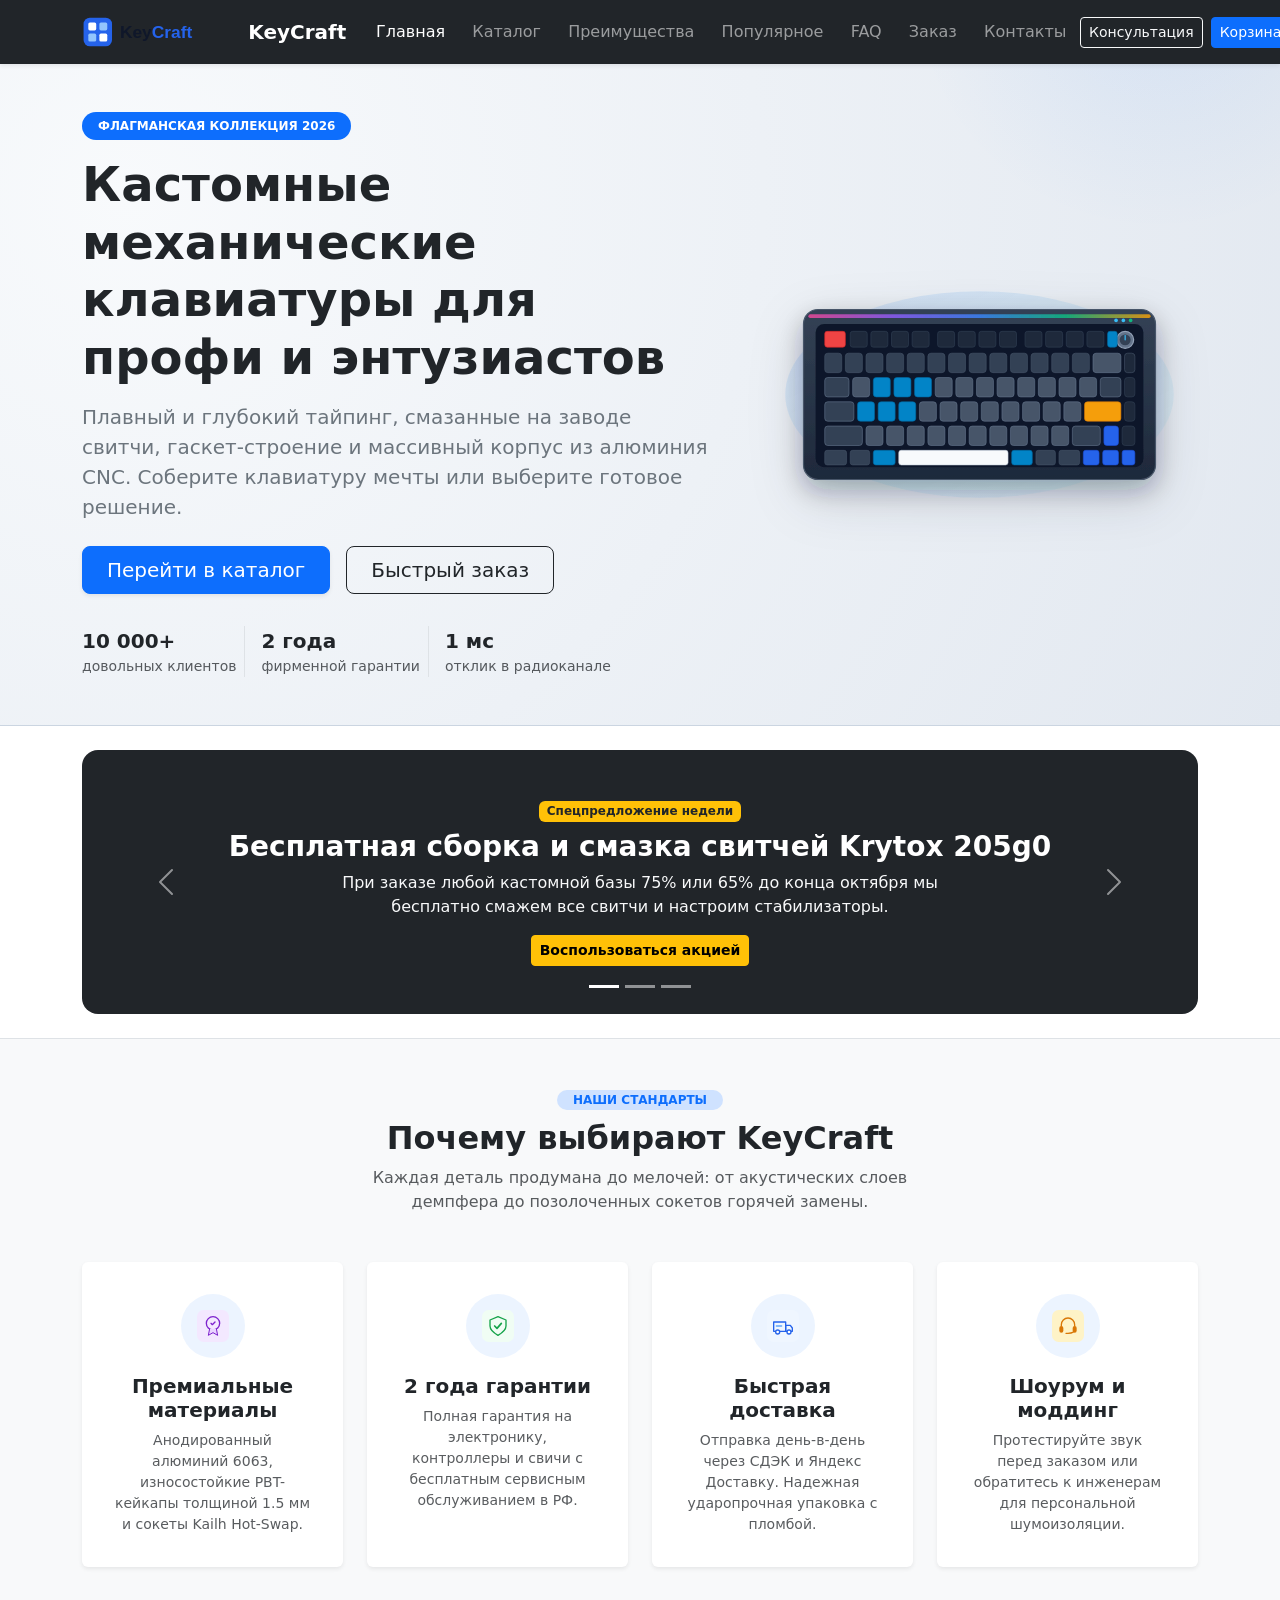
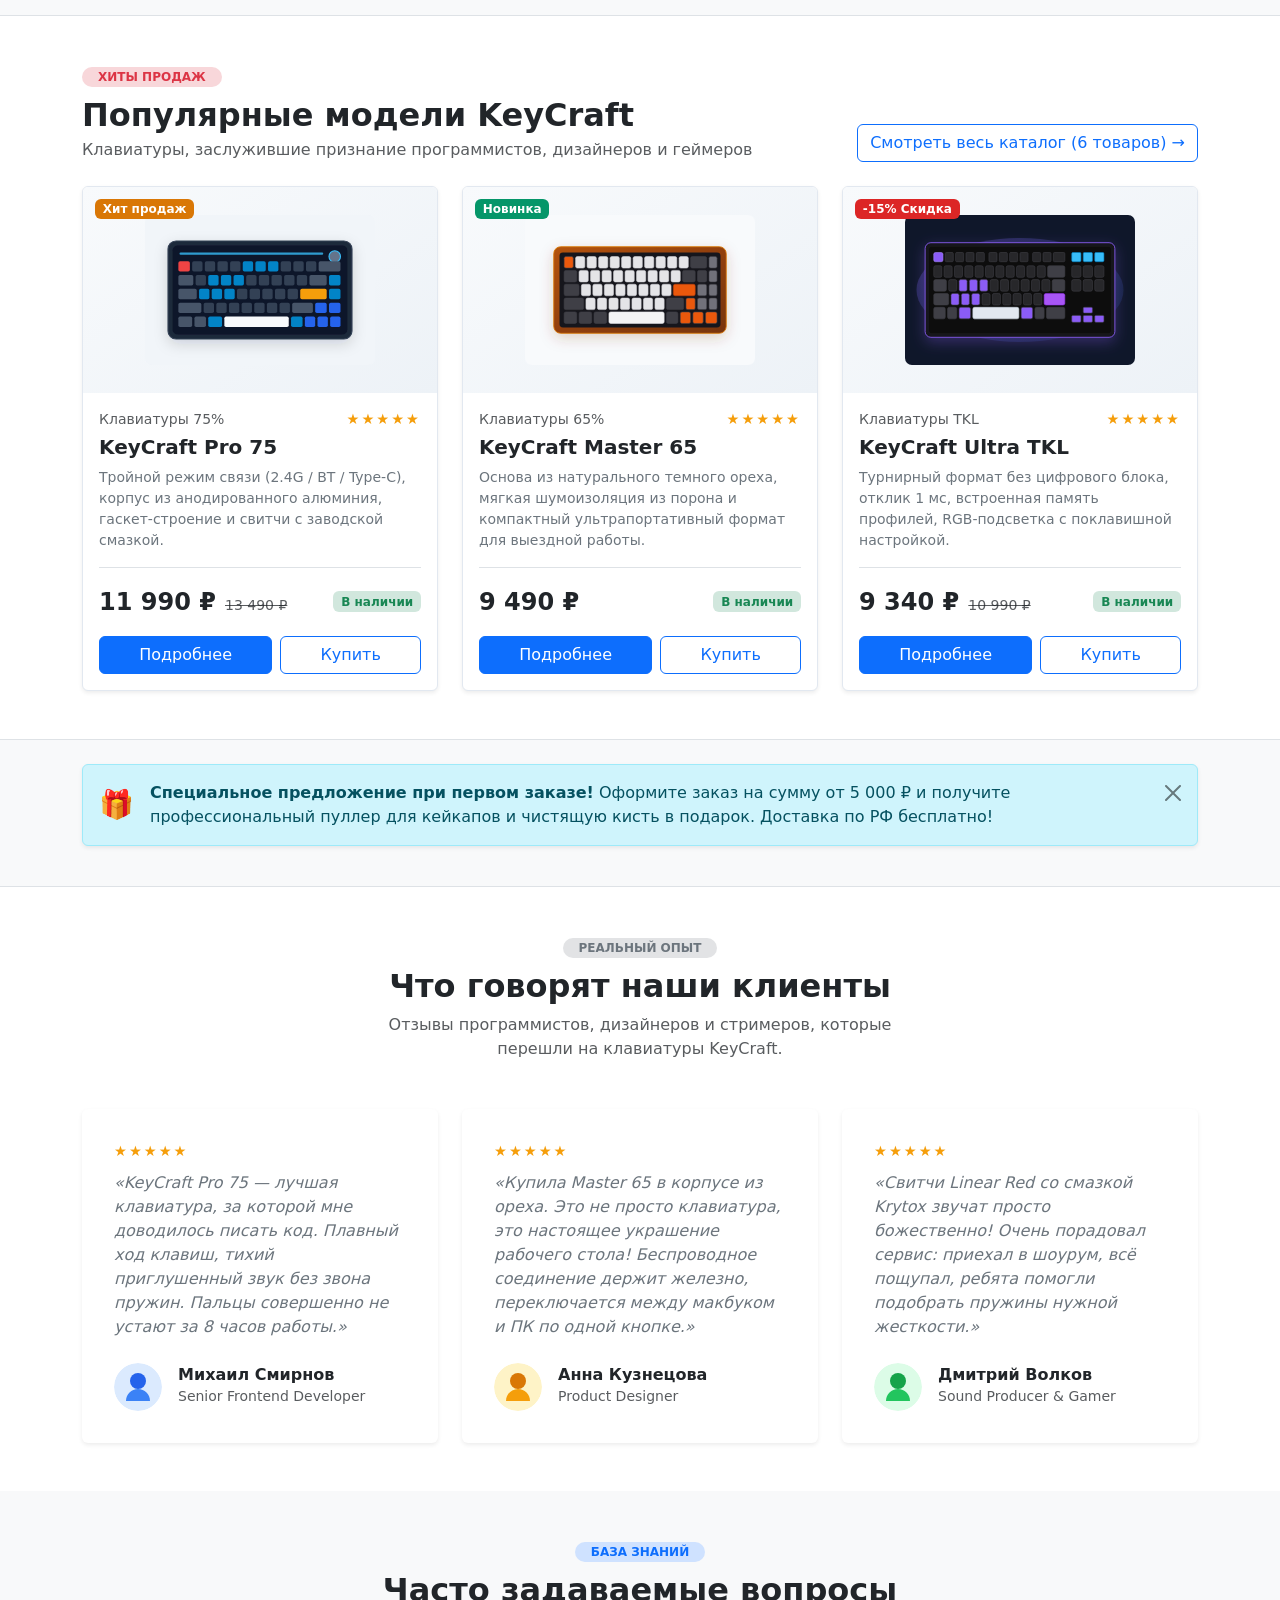
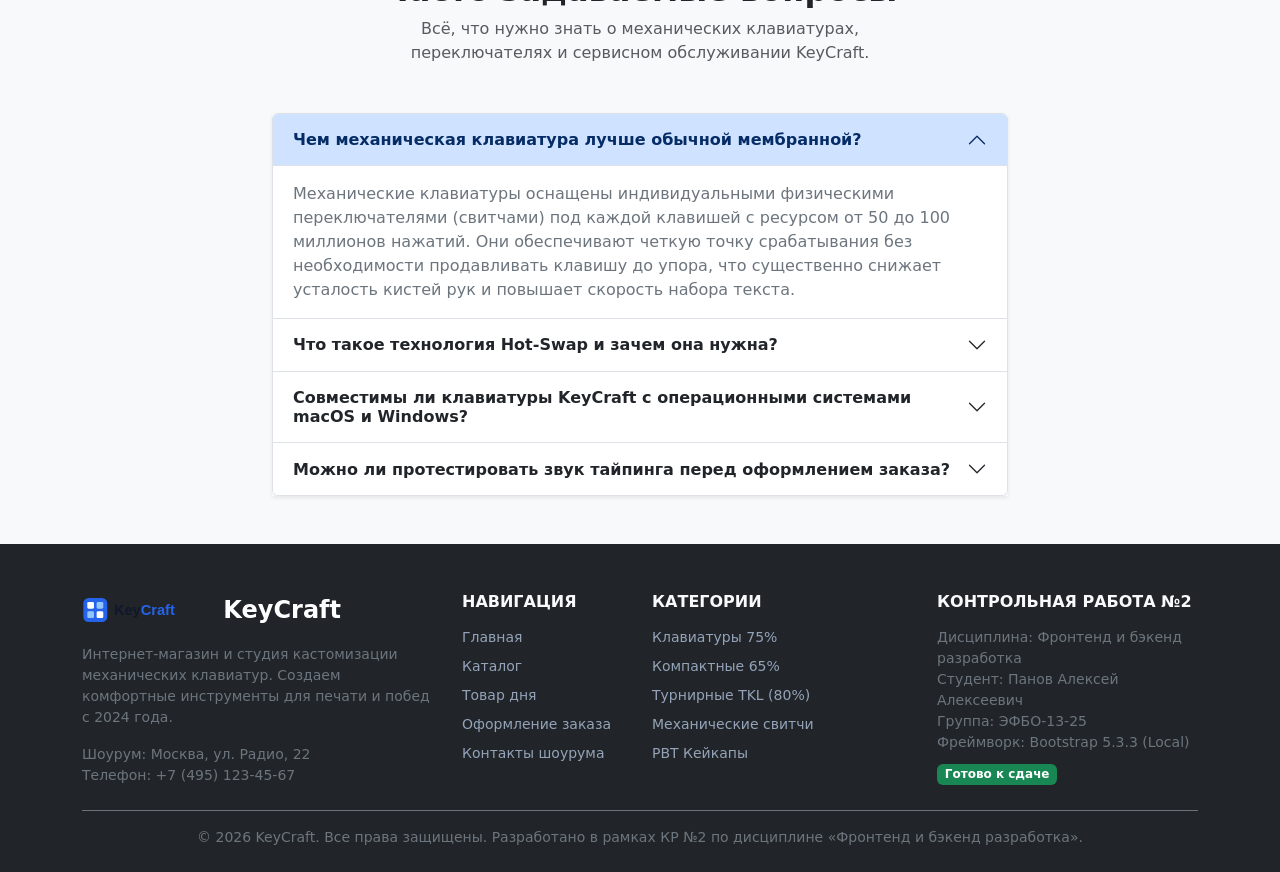
<file: index.html>
<!DOCTYPE html>
<html lang="ru">
<head>
  <meta charset="UTF-8">
  <meta name="viewport" content="width=device-width, initial-scale=1.0">
  <title>KeyCraft — Магазин кастомных механических клавиатур</title>
  <meta name="description" content="Интернет-магазин кастомных механических клавиатур, переключателей и PBT кейкапов KeyCraft на Bootstrap 5.">

  <!-- Локальное подключение Bootstrap CSS -->
  <link rel="stylesheet" href="vendor/bootstrap/css/bootstrap.min.css">
  <!-- Пользовательские стили проекта поверх Bootstrap -->
  <link rel="stylesheet" href="css/custom.css">
</head>
<body class="bg-light d-flex flex-column min-vh-100">

  <!-- Навигационная панель (Navbar) -->
  <header class="sticky-top shadow-sm">
    <nav class="navbar navbar-expand-lg navbar-dark bg-dark py-2" aria-label="Основная навигация">
      <div class="container">
        <a class="navbar-brand d-flex align-items-center gap-2" href="index.html">
          <img src="images/logo.svg" alt="KeyCraft Логотип" class="navbar-brand-logo">
          <span class="fw-bold tracking-tight">KeyCraft</span>
        </a>

        <!-- Кнопка мобильного гамбургер-меню -->
        <button class="navbar-toggler" type="button" data-bs-toggle="collapse" data-bs-target="#navbarMain" 
                aria-controls="navbarMain" aria-expanded="false" aria-label="Переключить навигацию">
          <span class="navbar-toggler-icon"></span>
        </button>

        <div class="collapse navbar-collapse" id="navbarMain">
          <ul class="navbar-nav me-auto mb-2 mb-lg-0">
            <li class="nav-nav-item">
              <a class="nav-link active" aria-current="page" href="index.html">Главная</a>
            </li>
            <li class="nav-item">
              <a class="nav-link" href="catalog.html">Каталог</a>
            </li>
            <li class="nav-item">
              <a class="nav-link" href="#advantages">Преимущества</a>
            </li>
            <li class="nav-item">
              <a class="nav-link" href="#popular">Популярное</a>
            </li>
            <li class="nav-item">
              <a class="nav-link" href="#faq">FAQ</a>
            </li>
            <li class="nav-item">
              <a class="nav-link" href="order.html">Заказ</a>
            </li>
            <li class="nav-item">
              <a class="nav-link" href="contacts.html">Контакты</a>
            </li>
          </ul>

          <div class="d-flex align-items-center gap-2">
            <!-- Кнопка вызова модального окна -->
            <button type="button" class="btn btn-outline-light btn-sm" data-bs-toggle="modal" data-bs-target="#quickOrderModal" data-bs-product="Консультация эксперта">
              Консультация
            </button>
            <a href="order.html" class="btn btn-primary btn-sm d-flex align-items-center gap-1">
              <span>Корзина</span>
              <span class="badge bg-white text-primary rounded-pill">2</span>
            </a>
          </div>
        </div>
      </div>
    </nav>
  </header>

  <main class="flex-grow-1">

    <!-- Первый экран: Hero-блок с Bootstrap-сеткой -->
    <section class="hero-banner py-5 py-lg-6">
      <div class="container">
        <div class="row align-items-center g-5">
          <div class="col-12 col-lg-7 text-center text-lg-start">
            <span class="badge bg-primary px-3 py-2 rounded-pill text-uppercase mb-3 fw-semibold">
              Флагманская коллекция 2026
            </span>
            <h1 class="display-5 fw-bold text-dark lh-tight mb-3">
              Кастомные механические клавиатуры для профи и энтузиастов
            </h1>
            <p class="lead text-secondary mb-4">
              Плавный и глубокий тайпинг, смазанные на заводе свитчи, гаскет-строение и массивный корпус из алюминия CNC. Соберите клавиатуру мечты или выберите готовое решение.
            </p>
            <div class="d-flex flex-wrap justify-content-center justify-content-lg-start gap-3 mb-4">
              <a href="catalog.html" class="btn btn-primary btn-lg px-4 shadow-sm">
                Перейти в каталог
              </a>
              <button type="button" class="btn btn-outline-dark btn-lg px-4" data-bs-toggle="modal" data-bs-target="#quickOrderModal" data-bs-product="KeyCraft Pro 75">
                Быстрый заказ
              </button>
            </div>
            <!-- Микро-показатели бренда -->
            <div class="row g-3 pt-2 text-start justify-content-center justify-content-lg-start">
              <div class="col-auto">
                <div class="fw-bold fs-5 text-dark">10 000+</div>
                <div class="small text-muted">довольных клиентов</div>
              </div>
              <div class="col-auto border-start ps-3">
                <div class="fw-bold fs-5 text-dark">2 года</div>
                <div class="small text-muted">фирменной гарантии</div>
              </div>
              <div class="col-auto border-start ps-3">
                <div class="fw-bold fs-5 text-dark">1 мс</div>
                <div class="small text-muted">отклик в радиоканале</div>
              </div>
            </div>
          </div>
          <div class="col-12 col-lg-5 text-center">
            <div class="position-relative d-inline-block">
              <img src="images/hero-keyboard.svg" alt="Флагманская клавиатура KeyCraft Pro 75" class="hero-img img-fluid">
            </div>
          </div>
        </div>
      </div>
    </section>

    <!-- Дополнительный компонент 1: Промо-слайдер (Carousel) -->
    <section class="py-4 bg-white border-bottom">
      <div class="container">
        <div id="promoCarousel" class="carousel slide" data-bs-ride="carousel">
          <div class="carousel-indicators">
            <button type="button" data-bs-target="#promoCarousel" data-bs-slide-to="0" class="active" aria-current="true" aria-label="Слайд 1"></button>
            <button type="button" data-bs-target="#promoCarousel" data-bs-slide-to="1" aria-label="Слайд 2"></button>
            <button type="button" data-bs-target="#promoCarousel" data-bs-slide-to="2" aria-label="Слайд 3"></button>
          </div>
          <div class="carousel-inner rounded-4 p-4 p-lg-5 bg-dark text-white text-center">
            <div class="carousel-item active" data-bs-interval="4500">
              <span class="badge bg-warning text-dark mb-2">Спецпредложение недели</span>
              <h3 class="fw-bold">Бесплатная сборка и смазка свитчей Krytox 205g0</h3>
              <p class="text-light col-lg-8 mx-auto">При заказе любой кастомной базы 75% или 65% до конца октября мы бесплатно смажем все свитчи и настроим стабилизаторы.</p>
              <a href="order.html" class="btn btn-warning btn-sm fw-semibold">Воспользоваться акцией</a>
            </div>
            <div class="carousel-item" data-bs-interval="4500">
              <span class="badge bg-danger mb-2">Сезонная скидка -15%</span>
              <h3 class="fw-bold">Киберспортивная линейка KeyCraft Ultra TKL</h3>
              <p class="text-light col-lg-8 mx-auto">Ультрабыстрый отклик 1000 Гц, алюминиевая верхняя панель и переключатели Speed Silver по промо-цене 9 340 ₽.</p>
              <a href="product.html" class="btn btn-outline-light btn-sm">Смотреть клавиатуру</a>
            </div>
            <div class="carousel-item" data-bs-interval="4500">
              <span class="badge bg-info text-dark mb-2">Шоурум в Москве</span>
              <h3 class="fw-bold">Послушайте звук тайпинга перед покупкой</h3>
              <p class="text-light col-lg-8 mx-auto">Приходите в наш шоурум на ул. Радио, 22: стенд с 40 типами свитчей и все модели клавиатур открыты для тестирования.</p>
              <a href="contacts.html" class="btn btn-info btn-sm fw-semibold">Как к нам добраться</a>
            </div>
          </div>
          <button class="carousel-control-prev" type="button" data-bs-target="#promoCarousel" data-bs-slide="prev">
            <span class="carousel-control-prev-icon" aria-hidden="true"></span>
            <span class="visually-hidden">Предыдущий</span>
          </button>
          <button class="carousel-control-next" type="button" data-bs-target="#promoCarousel" data-bs-slide="next">
            <span class="carousel-control-next-icon" aria-hidden="true"></span>
            <span class="visually-hidden">Следующий</span>
          </button>
        </div>
      </div>
    </section>

    <!-- Секция преимуществ: Сетка Bootstrap container + row + col-* + card -->
    <section id="advantages" class="py-5">
      <div class="container">
        <div class="text-center mb-5">
          <span class="badge bg-primary-subtle text-primary fw-bold text-uppercase px-3 py-1 rounded-pill">
            Наши стандарты
          </span>
          <h2 class="fw-bold text-dark mt-2">Почему выбирают KeyCraft</h2>
          <p class="text-muted col-lg-6 mx-auto">
            Каждая деталь продумана до мелочей: от акустических слоев демпфера до позолоченных сокетов горячей замены.
          </p>
        </div>

        <div class="row row-cols-1 row-cols-md-2 row-cols-lg-4 g-4">
          <!-- Карточка преимущества 1 -->
          <div class="col">
            <div class="card h-100 border-0 shadow-sm text-center p-3">
              <div class="card-body">
                <div class="feature-icon-wrapper">
                  <img src="images/icon-quality.svg" alt="Качество материалов">
                </div>
                <h3 class="h5 card-title fw-bold">Премиальные материалы</h3>
                <p class="card-text text-muted small">
                  Анодированный алюминий 6063, износостойкие PBT-кейкапы толщиной 1.5 мм и сокеты Kailh Hot-Swap.
                </p>
              </div>
            </div>
          </div>

          <!-- Карточка преимущества 2 -->
          <div class="col">
            <div class="card h-100 border-0 shadow-sm text-center p-3">
              <div class="card-body">
                <div class="feature-icon-wrapper">
                  <img src="images/icon-warranty.svg" alt="Гарантия 2 года">
                </div>
                <h3 class="h5 card-title fw-bold">2 года гарантии</h3>
                <p class="card-text text-muted small">
                  Полная гарантия на электронику, контроллеры и свичи с бесплатным сервисным обслуживанием в РФ.
                </p>
              </div>
            </div>
          </div>

          <!-- Карточка преимущества 3 -->
          <div class="col">
            <div class="card h-100 border-0 shadow-sm text-center p-3">
              <div class="card-body">
                <div class="feature-icon-wrapper">
                  <img src="images/icon-delivery.svg" alt="Быстрая доставка">
                </div>
                <h3 class="h5 card-title fw-bold">Быстрая доставка</h3>
                <p class="card-text text-muted small">
                  Отправка день-в-день через СДЭК и Яндекс Доставку. Надежная ударопрочная упаковка с пломбой.
                </p>
              </div>
            </div>
          </div>

          <!-- Карточка преимущества 4 -->
          <div class="col">
            <div class="card h-100 border-0 shadow-sm text-center p-3">
              <div class="card-body">
                <div class="feature-icon-wrapper">
                  <img src="images/icon-support.svg" alt="Сервис и поддержка">
                </div>
                <h3 class="h5 card-title fw-bold">Шоурум и моддинг</h3>
                <p class="card-text text-muted small">
                  Протестируйте звук перед заказом или обратитесь к инженерам для персональной шумоизоляции.
                </p>
              </div>
            </div>
          </div>
        </div>
      </div>
    </section>

    <!-- Секция популярных товаров: card, badge, btn, grid -->
    <section id="popular" class="py-5 bg-white border-top border-bottom">
      <div class="container">
        <div class="d-flex flex-column flex-md-row justify-content-between align-items-md-end mb-4">
          <div>
            <span class="badge bg-danger-subtle text-danger fw-bold text-uppercase px-3 py-1 rounded-pill">
              Хиты продаж
            </span>
            <h2 class="fw-bold text-dark mt-2 mb-1">Популярные модели KeyCraft</h2>
            <p class="text-muted mb-0">Клавиатуры, заслужившие признание программистов, дизайнеров и геймеров</p>
          </div>
          <div class="mt-3 mt-md-0">
            <a href="catalog.html" class="btn btn-outline-primary">
              Смотреть весь каталог (6 товаров) &rarr;
            </a>
          </div>
        </div>

        <div class="row row-cols-1 row-cols-md-2 row-cols-lg-3 g-4">

          <!-- Товар 1: KeyCraft Pro 75 -->
          <div class="col">
            <div class="card h-100 card-product shadow-sm">
              <div class="product-img-box">
                <span class="badge badge-hit product-badge-overlay">Хит продаж</span>
                <img src="images/product-1.svg" alt="Клавиатура KeyCraft Pro 75" class="img-fluid">
              </div>
              <div class="card-body d-flex flex-column">
                <div class="d-flex justify-content-between align-items-center mb-1">
                  <span class="text-muted small">Клавиатуры 75%</span>
                  <div class="rating-stars">★★★★★</div>
                </div>
                <h3 class="h5 card-title fw-bold">
                  <a href="product.html" class="text-dark text-decoration-none">KeyCraft Pro 75</a>
                </h3>
                <p class="card-text text-secondary small flex-grow-1">
                  Тройной режим связи (2.4G / BT / Type-C), корпус из анодированного алюминия, гаскет-строение и свитчи с заводской смазкой.
                </p>
                <div class="pt-3 border-top mt-auto">
                  <div class="d-flex justify-content-between align-items-center mb-3">
                    <div>
                      <span class="fs-4 fw-bold text-dark">11 990 ₽</span>
                      <span class="text-muted text-decoration-line-through small ms-1">13 490 ₽</span>
                    </div>
                    <span class="badge bg-success-subtle text-success small">В наличии</span>
                  </div>
                  <div class="d-grid gap-2 d-sm-flex">
                    <a href="product.html" class="btn btn-primary flex-fill">Подробнее</a>
                    <button type="button" class="btn btn-outline-primary flex-fill" data-bs-toggle="modal" data-bs-target="#quickOrderModal" data-bs-product="KeyCraft Pro 75">
                      Купить
                    </button>
                  </div>
                </div>
              </div>
            </div>
          </div>

          <!-- Товар 2: KeyCraft Master 65 -->
          <div class="col">
            <div class="card h-100 card-product shadow-sm">
              <div class="product-img-box">
                <span class="badge badge-new product-badge-overlay">Новинка</span>
                <img src="images/product-2.svg" alt="Клавиатура KeyCraft Master 65" class="img-fluid">
              </div>
              <div class="card-body d-flex flex-column">
                <div class="d-flex justify-content-between align-items-center mb-1">
                  <span class="text-muted small">Клавиатуры 65%</span>
                  <div class="rating-stars">★★★★★</div>
                </div>
                <h3 class="h5 card-title fw-bold">
                  <a href="product.html" class="text-dark text-decoration-none">KeyCraft Master 65</a>
                </h3>
                <p class="card-text text-secondary small flex-grow-1">
                  Основа из натурального темного ореха, мягкая шумоизоляция из порона и компактный ультрапортативный формат для выездной работы.
                </p>
                <div class="pt-3 border-top mt-auto">
                  <div class="d-flex justify-content-between align-items-center mb-3">
                    <div>
                      <span class="fs-4 fw-bold text-dark">9 490 ₽</span>
                    </div>
                    <span class="badge bg-success-subtle text-success small">В наличии</span>
                  </div>
                  <div class="d-grid gap-2 d-sm-flex">
                    <a href="product.html" class="btn btn-primary flex-fill">Подробнее</a>
                    <button type="button" class="btn btn-outline-primary flex-fill" data-bs-toggle="modal" data-bs-target="#quickOrderModal" data-bs-product="KeyCraft Master 65">
                      Купить
                    </button>
                  </div>
                </div>
              </div>
            </div>
          </div>

          <!-- Товар 3: KeyCraft Ultra TKL -->
          <div class="col">
            <div class="card h-100 card-product shadow-sm">
              <div class="product-img-box">
                <span class="badge badge-discount product-badge-overlay">-15% Скидка</span>
                <img src="images/product-3.svg" alt="Клавиатура KeyCraft Ultra TKL" class="img-fluid">
              </div>
              <div class="card-body d-flex flex-column">
                <div class="d-flex justify-content-between align-items-center mb-1">
                  <span class="text-muted small">Клавиатуры TKL</span>
                  <div class="rating-stars">★★★★★</div>
                </div>
                <h3 class="h5 card-title fw-bold">
                  <a href="product.html" class="text-dark text-decoration-none">KeyCraft Ultra TKL</a>
                </h3>
                <p class="card-text text-secondary small flex-grow-1">
                  Турнирный формат без цифрового блока, отклик 1 мс, встроенная память профилей, RGB-подсветка с поклавишной настройкой.
                </p>
                <div class="pt-3 border-top mt-auto">
                  <div class="d-flex justify-content-between align-items-center mb-3">
                    <div>
                      <span class="fs-4 fw-bold text-dark">9 340 ₽</span>
                      <span class="text-muted text-decoration-line-through small ms-1">10 990 ₽</span>
                    </div>
                    <span class="badge bg-success-subtle text-success small">В наличии</span>
                  </div>
                  <div class="d-grid gap-2 d-sm-flex">
                    <a href="product.html" class="btn btn-primary flex-fill">Подробнее</a>
                    <button type="button" class="btn btn-outline-primary flex-fill" data-bs-toggle="modal" data-bs-target="#quickOrderModal" data-bs-product="KeyCraft Ultra TKL">
                      Купить
                    </button>
                  </div>
                </div>
              </div>
            </div>
          </div>

        </div>
      </div>
    </section>

    <!-- Обязательный компонент Сообщения (Alert) -->
    <section class="py-4">
      <div class="container">
        <div class="alert alert-info alert-dismissible fade show shadow-sm d-flex align-items-center" role="alert">
          <div class="me-3 fs-3">🎁</div>
          <div class="flex-grow-1">
            <strong>Специальное предложение при первом заказе!</strong> Оформите заказ на сумму от 5 000 ₽ и получите профессиональный пуллер для кейкапов и чистящую кисть в подарок. Доставка по РФ бесплатно!
          </div>
          <button type="button" class="btn-close" data-bs-dismiss="alert" aria-label="Закрыть уведомление"></button>
        </div>
      </div>
    </section>

    <!-- Секция отзывов клиентов -->
    <section class="py-5 bg-white border-top">
      <div class="container">
        <div class="text-center mb-5">
          <span class="badge bg-secondary-subtle text-secondary fw-bold text-uppercase px-3 py-1 rounded-pill">
            Реальный опыт
          </span>
          <h2 class="fw-bold text-dark mt-2">Что говорят наши клиенты</h2>
          <p class="text-muted col-lg-6 mx-auto">
            Отзывы программистов, дизайнеров и стримеров, которые перешли на клавиатуры KeyCraft.
          </p>
        </div>

        <div class="row row-cols-1 row-cols-md-3 g-4">
          <div class="col">
            <div class="card h-100 border-0 shadow-sm p-3">
              <div class="card-body">
                <div class="rating-stars mb-2">★★★★★</div>
                <p class="card-text fst-italic text-secondary">
                  «KeyCraft Pro 75 — лучшая клавиатура, за которой мне доводилось писать код. Плавный ход клавиш, тихий приглушенный звук без звона пружин. Пальцы совершенно не устают за 8 часов работы.»
                </p>
                <div class="d-flex align-items-center mt-4">
                  <img src="images/avatar-1.svg" alt="Михаил Смирнов" class="rounded-circle me-3" width="48" height="48">
                  <div>
                    <h4 class="h6 mb-0 fw-bold">Михаил Смирнов</h4>
                    <span class="small text-muted">Senior Frontend Developer</span>
                  </div>
                </div>
              </div>
            </div>
          </div>

          <div class="col">
            <div class="card h-100 border-0 shadow-sm p-3">
              <div class="card-body">
                <div class="rating-stars mb-2">★★★★★</div>
                <p class="card-text fst-italic text-secondary">
                  «Купила Master 65 в корпусе из ореха. Это не просто клавиатура, это настоящее украшение рабочего стола! Беспроводное соединение держит железно, переключается между макбуком и ПК по одной кнопке.»
                </p>
                <div class="d-flex align-items-center mt-4">
                  <img src="images/avatar-2.svg" alt="Анна Кузнецова" class="rounded-circle me-3" width="48" height="48">
                  <div>
                    <h4 class="h6 mb-0 fw-bold">Анна Кузнецова</h4>
                    <span class="small text-muted">Product Designer</span>
                  </div>
                </div>
              </div>
            </div>
          </div>

          <div class="col">
            <div class="card h-100 border-0 shadow-sm p-3">
              <div class="card-body">
                <div class="rating-stars mb-2">★★★★★</div>
                <p class="card-text fst-italic text-secondary">
                  «Свитчи Linear Red со смазкой Krytox звучат просто божественно! Очень порадовал сервис: приехал в шоурум, всё пощупал, ребята помогли подобрать пружины нужной жесткости.»
                </p>
                <div class="d-flex align-items-center mt-4">
                  <img src="images/avatar-3.svg" alt="Дмитрий Волков" class="rounded-circle me-3" width="48" height="48">
                  <div>
                    <h4 class="h6 mb-0 fw-bold">Дмитрий Волков</h4>
                    <span class="small text-muted">Sound Producer & Gamer</span>
                  </div>
                </div>
              </div>
            </div>
          </div>
        </div>
      </div>
    </section>

    <!-- Дополнительный компонент 2: Вопросы и ответы (Accordion) -->
    <section id="faq" class="py-5 bg-light">
      <div class="container">
        <div class="text-center mb-5">
          <span class="badge bg-primary-subtle text-primary fw-bold text-uppercase px-3 py-1 rounded-pill">
            База знаний
          </span>
          <h2 class="fw-bold text-dark mt-2">Часто задаваемые вопросы</h2>
          <p class="text-muted col-lg-6 mx-auto">
            Всё, что нужно знать о механических клавиатурах, переключателях и сервисном обслуживании KeyCraft.
          </p>
        </div>

        <div class="row justify-content-center">
          <div class="col-12 col-lg-8">
            <div class="accordion shadow-sm" id="accordionFaq">

              <!-- Вопрос 1 -->
              <div class="accordion-item">
                <h3 class="accordion-header" id="headingOne">
                  <button class="accordion-button fw-semibold" type="button" data-bs-toggle="collapse" data-bs-target="#collapseOne" aria-expanded="true" aria-controls="collapseOne">
                    Чем механическая клавиатура лучше обычной мембранной?
                  </button>
                </h3>
                <div id="collapseOne" class="accordion-collapse collapse show" aria-labelledby="headingOne" data-bs-parent="#accordionFaq">
                  <div class="accordion-body text-secondary">
                    Механические клавиатуры оснащены индивидуальными физическими переключателями (свитчами) под каждой клавишей с ресурсом от 50 до 100 миллионов нажатий. Они обеспечивают четкую точку срабатывания без необходимости продавливать клавишу до упора, что существенно снижает усталость кистей рук и повышает скорость набора текста.
                  </div>
                </div>
              </div>

              <!-- Вопрос 2 -->
              <div class="accordion-item">
                <h3 class="accordion-header" id="headingTwo">
                  <button class="accordion-button collapsed fw-semibold" type="button" data-bs-toggle="collapse" data-bs-target="#collapseTwo" aria-expanded="false" aria-controls="collapseTwo">
                    Что такое технология Hot-Swap и зачем она нужна?
                  </button>
                </h3>
                <div id="collapseTwo" class="accordion-collapse collapse" aria-labelledby="headingTwo" data-bs-parent="#accordionFaq">
                  <div class="accordion-body text-secondary">
                    Hot-Swap — это специальные контактные разъемы на печатной плате, позволяющие заменять свитчи за секунды с помощью пуллера без паяльника. Вы можете легко сменить линейные свитчи на тактильные или кастомизировать отдельные клавиши (например, пробел или Enter).
                  </div>
                </div>
              </div>

              <!-- Вопрос 3 -->
              <div class="accordion-item">
                <h3 class="accordion-header" id="headingThree">
                  <button class="accordion-button collapsed fw-semibold" type="button" data-bs-toggle="collapse" data-bs-target="#collapseThree" aria-expanded="false" aria-controls="collapseThree">
                    Совместимы ли клавиатуры KeyCraft с операционными системами macOS и Windows?
                  </button>
                </h3>
                <div id="collapseThree" class="accordion-collapse collapse" aria-labelledby="headingThree" data-bs-parent="#accordionFaq">
                  <div class="accordion-body text-secondary">
                    Да, на задней панели всех наших клавиатур расположен аппаратный переключатель между режимами Win и Mac. В комплекте поставки всегда идут сменные кейкапы Command/Option и пуллер для их быстрой установки.
                  </div>
                </div>
              </div>

              <!-- Вопрос 4 -->
              <div class="accordion-item">
                <h3 class="accordion-header" id="headingFour">
                  <button class="accordion-button collapsed fw-semibold" type="button" data-bs-toggle="collapse" data-bs-target="#collapseFour" aria-expanded="false" aria-controls="collapseFour">
                    Можно ли протестировать звук тайпинга перед оформлением заказа?
                  </button>
                </h3>
                <div id="collapseFour" class="accordion-collapse collapse" aria-labelledby="headingFour" data-bs-parent="#accordionFaq">
                  <div class="accordion-body text-secondary">
                    Безусловно! Вы можете посетить наш фирменный шоурум в Москве (м. Бауманская, ул. Радио, 22), где представлены образцы всех доступных корпусов, материалов плейтов и свитчей. Для жителей регионов мы предоставляем видеозаписи и аудиосэмплы тайпинга.
                  </div>
                </div>
              </div>

            </div>
          </div>
        </div>
      </div>
    </section>

  </main>

  <!-- Обязательный компонент: Модальное окно (Modal) -->
  <div class="modal fade" id="quickOrderModal" tabindex="-1" aria-labelledby="quickOrderModalLabel" aria-hidden="true">
    <div class="modal-dialog modal-dialog-centered">
      <div class="modal-content">
        <div class="modal-header bg-dark text-white">
          <h2 class="modal-title h5" id="quickOrderModalLabel">Быстрый заказ / Заявка</h2>
          <button type="button" class="btn-close btn-close-white" data-bs-dismiss="modal" aria-label="Закрыть"></button>
        </div>
        <form action="order.html" method="post">
          <div class="modal-body">
            <p class="text-muted small mb-3">Оставьте контактные данные, и мы свяжемся с вами для подтверждения заказа в течение 10 минут.</p>

            <!-- Поле 1: Имя -->
            <div class="mb-3">
              <label for="modalUserName" class="form-label">Ваше имя <span class="text-danger">*</span></label>
              <input type="text" class="form-control" id="modalUserName" name="user_name" placeholder="Алексей Панов" required>
            </div>

            <!-- Поле 2: Телефон с input-group -->
            <div class="mb-3">
              <label for="modalUserPhone" class="form-label">Телефон <span class="text-danger">*</span></label>
              <div class="input-group">
                <span class="input-group-text">+7</span>
                <input type="tel" class="form-control" id="modalUserPhone" name="user_phone" placeholder="(999) 123-45-67" required>
              </div>
            </div>

            <!-- Поле 3: E-mail -->
            <div class="mb-3">
              <label for="modalUserEmail" class="form-label">Электронная почта <span class="text-danger">*</span></label>
              <input type="email" class="form-control" id="modalUserEmail" name="user_email" placeholder="example@keycraft.ru" required>
            </div>

            <!-- Поле 4: Выбор товара (form-select) -->
            <div class="mb-3">
              <label for="modalProductChoice" class="form-label">Выбранный товар <span class="text-danger">*</span></label>
              <select class="form-select" id="modalProductChoice" name="product_choice" required>
                <option value="">Выберите товар из каталога</option>
                <option value="KeyCraft Pro 75" selected>KeyCraft Pro 75 (11 990 ₽)</option>
                <option value="KeyCraft Master 65">KeyCraft Master 65 (9 490 ₽)</option>
                <option value="KeyCraft Ultra TKL">KeyCraft Ultra TKL (9 340 ₽)</option>
                <option value="KeyCraft Retro Classic">KeyCraft Retro Classic (8 790 ₽)</option>
                <option value="Свитчи Linear Red">Свитчи Linear Red 70 шт (2 490 ₽)</option>
                <option value="Кейкапы Gradient Wave">Кейкапы Gradient Wave PBT (3 290 ₽)</option>
                <option value="Консультация эксперта">Консультация по подбору компонентов</option>
              </select>
            </div>

            <!-- Поле 5: Комментарий -->
            <div class="mb-3">
              <label for="modalComment" class="form-label">Комментарий или пожелания</label>
              <textarea class="form-control" id="modalComment" name="comment" rows="2" placeholder="Например: желательны тактильные свитчи Brown"></textarea>
            </div>

            <!-- Поле 6: Согласие (form-check) -->
            <div class="form-check">
              <input class="form-check-input" type="checkbox" value="yes" id="modalConsent" name="consent" required checked>
              <label class="form-check-label small text-secondary" for="modalConsent">
                Я даю согласие на обработку персональных данных в соответствии с политикой конфиденциальности <span class="text-danger">*</span>
              </label>
            </div>
          </div>
          <div class="modal-footer">
            <button type="button" class="btn btn-secondary" data-bs-dismiss="modal">Отмена</button>
            <button type="submit" class="btn btn-primary">Отправить заявку</button>
          </div>
        </form>
      </div>
    </div>
  </div>

  <!-- Интерактивное всплывающее уведомление (Bootstrap Toast) -->
  <div class="toast-container position-fixed bottom-0 end-0 p-3" style="z-index: 1080;">
    <div id="notificationToast" class="toast align-items-center text-bg-primary border-0 shadow-lg" role="alert" aria-live="assertive" aria-atomic="true">
      <div class="d-flex">
        <div class="toast-body fs-6">
          Уведомление KeyCraft: Заявка успешно принята!
        </div>
        <button type="button" class="btn-close btn-close-white me-2 m-auto" data-bs-dismiss="toast" aria-label="Закрыть"></button>
      </div>
    </div>
  </div>

  <!-- Подвал сайта (Footer): Сетка Bootstrap -->
  <footer class="bg-dark text-white pt-5 pb-4 mt-auto">
    <div class="container">
      <div class="row g-4 mb-4">
        <div class="col-12 col-md-4">
          <div class="d-flex align-items-center gap-2 mb-3">
            <img src="images/logo.svg" alt="KeyCraft" height="32">
            <span class="fs-4 fw-bold">KeyCraft</span>
          </div>
          <p class="text-secondary small">
            Интернет-магазин и студия кастомизации механических клавиатур. Создаем комфортные инструменты для печати и побед с 2024 года.
          </p>
          <div class="small text-secondary">
            Шоурум: Москва, ул. Радио, 22<br>
            Телефон: +7 (495) 123-45-67
          </div>
        </div>

        <div class="col-6 col-md-2">
          <h4 class="h6 fw-bold text-uppercase text-light mb-3">Навигация</h4>
          <ul class="list-unstyled small d-flex flex-column gap-2 mb-0">
            <li><a href="index.html" class="footer-link">Главная</a></li>
            <li><a href="catalog.html" class="footer-link">Каталог</a></li>
            <li><a href="product.html" class="footer-link">Товар дня</a></li>
            <li><a href="order.html" class="footer-link">Оформление заказа</a></li>
            <li><a href="contacts.html" class="footer-link">Контакты шоурума</a></li>
          </ul>
        </div>

        <div class="col-6 col-md-3">
          <h4 class="h6 fw-bold text-uppercase text-light mb-3">Категории</h4>
          <ul class="list-unstyled small d-flex flex-column gap-2 mb-0">
            <li><a href="catalog.html" class="footer-link">Клавиатуры 75%</a></li>
            <li><a href="catalog.html" class="footer-link">Компактные 65%</a></li>
            <li><a href="catalog.html" class="footer-link">Турнирные TKL (80%)</a></li>
            <li><a href="catalog.html" class="footer-link">Механические свитчи</a></li>
            <li><a href="catalog.html" class="footer-link">PBT Кейкапы</a></li>
          </ul>
        </div>

        <div class="col-12 col-md-3">
          <h4 class="h6 fw-bold text-uppercase text-light mb-3">Контрольная работа №2</h4>
          <p class="small text-secondary mb-2">
            Дисциплина: Фронтенд и бэкенд разработка<br>
            Студент: Панов Алексей Алексеевич<br>
            Группа: ЭФБО-13-25<br>
            Фреймворк: Bootstrap 5.3.3 (Local)
          </p>
          <span class="badge bg-success">Готово к сдаче</span>
        </div>
      </div>

      <div class="border-top border-secondary pt-3 text-center text-secondary small">
        &copy; 2026 KeyCraft. Все права защищены. Разработано в рамках КР №2 по дисциплине «Фронтенд и бэкенд разработка».
      </div>
    </div>
  </footer>

  <!-- Локальное подключение Bootstrap JS Bundle -->
  <script src="vendor/bootstrap/js/bootstrap.bundle.min.js"></script>
  <!-- Пользовательский интерактивный скрипт -->
  <script src="js/main.js"></script>
</body>
</html>
</file>
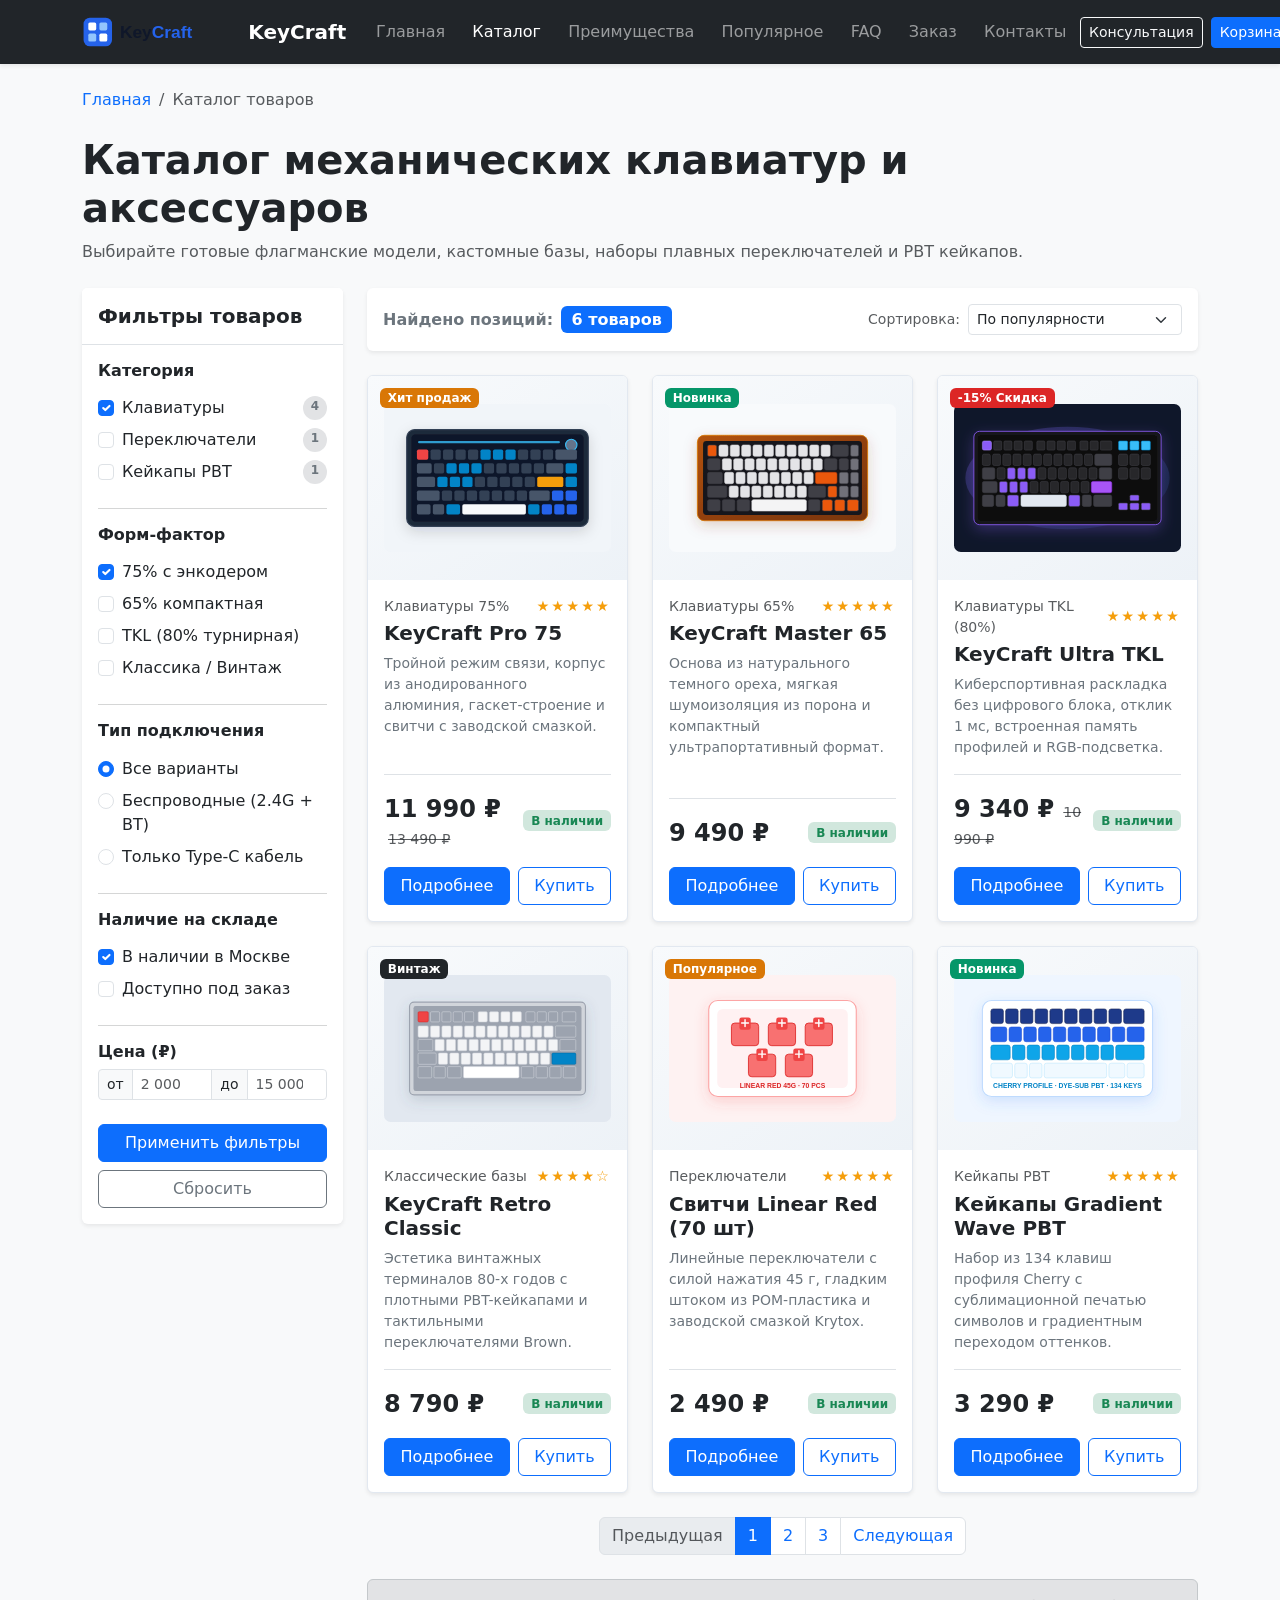
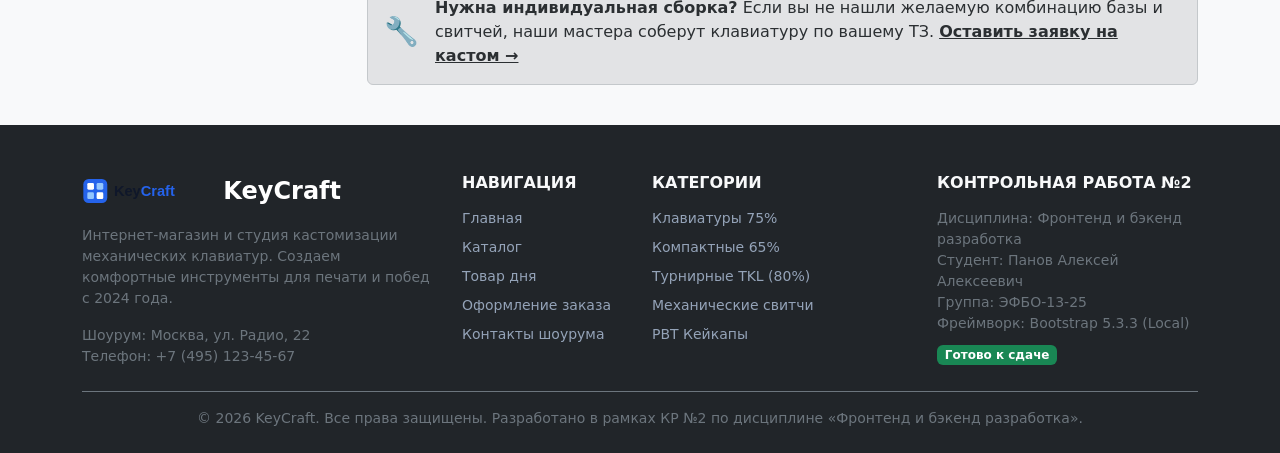
<file: catalog.html>
<!DOCTYPE html>
<html lang="ru">
<head>
  <meta charset="UTF-8">
  <meta name="viewport" content="width=device-width, initial-scale=1.0">
  <title>Каталог клавиатур и аксессуаров | KeyCraft</title>
  <meta name="description" content="Каталог механических клавиатур, переключателей и кейкапов KeyCraft. Фильтры по форм-фактору, подключению и наличию.">

  <!-- Локальное подключение Bootstrap CSS -->
  <link rel="stylesheet" href="vendor/bootstrap/css/bootstrap.min.css">
  <!-- Пользовательские стили проекта поверх Bootstrap -->
  <link rel="stylesheet" href="css/custom.css">
</head>
<body class="bg-light d-flex flex-column min-vh-100">

  <!-- Навигационная панель (Navbar) -->
  <header class="sticky-top shadow-sm">
    <nav class="navbar navbar-expand-lg navbar-dark bg-dark py-2" aria-label="Основная навигация">
      <div class="container">
        <a class="navbar-brand d-flex align-items-center gap-2" href="index.html">
          <img src="images/logo.svg" alt="KeyCraft Логотип" class="navbar-brand-logo">
          <span class="fw-bold tracking-tight">KeyCraft</span>
        </a>

        <button class="navbar-toggler" type="button" data-bs-toggle="collapse" data-bs-target="#navbarMain" 
                aria-controls="navbarMain" aria-expanded="false" aria-label="Переключить навигацию">
          <span class="navbar-toggler-icon"></span>
        </button>

        <div class="collapse navbar-collapse" id="navbarMain">
          <ul class="navbar-nav me-auto mb-2 mb-lg-0">
            <li class="nav-item">
              <a class="nav-link" href="index.html">Главная</a>
            </li>
            <li class="nav-item">
              <a class="nav-link active" aria-current="page" href="catalog.html">Каталог</a>
            </li>
            <li class="nav-item">
              <a class="nav-link" href="index.html#advantages">Преимущества</a>
            </li>
            <li class="nav-item">
              <a class="nav-link" href="index.html#popular">Популярное</a>
            </li>
            <li class="nav-item">
              <a class="nav-link" href="index.html#faq">FAQ</a>
            </li>
            <li class="nav-item">
              <a class="nav-link" href="order.html">Заказ</a>
            </li>
            <li class="nav-item">
              <a class="nav-link" href="contacts.html">Контакты</a>
            </li>
          </ul>

          <div class="d-flex align-items-center gap-2">
            <button type="button" class="btn btn-outline-light btn-sm" data-bs-toggle="modal" data-bs-target="#quickOrderModal" data-bs-product="Консультация по каталогу">
              Консультация
            </button>
            <a href="order.html" class="btn btn-primary btn-sm d-flex align-items-center gap-1">
              <span>Корзина</span>
              <span class="badge bg-white text-primary rounded-pill">2</span>
            </a>
          </div>
        </div>
      </div>
    </nav>
  </header>

  <main class="flex-grow-1 py-4">
    <div class="container">

      <!-- Хлебные крошки (Breadcrumb) -->
      <nav aria-label="breadcrumb" class="mb-4">
        <ol class="breadcrumb">
          <li class="breadcrumb-item"><a href="index.html" class="text-decoration-none">Главная</a></li>
          <li class="breadcrumb-item active" aria-current="page">Каталог товаров</li>
        </ol>
      </nav>

      <!-- Заголовок страницы -->
      <div class="mb-4">
        <h1 class="fw-bold text-dark mb-2">Каталог механических клавиатур и аксессуаров</h1>
        <p class="text-muted mb-0">Выбирайте готовые флагманские модели, кастомные базы, наборы плавных переключателей и PBT кейкапов.</p>
      </div>

      <!-- Сетка каталога: Фильтры (Aside col-lg-3) + Список товаров (Section col-lg-9) -->
      <div class="row g-4">

        <!-- Боковая колонка с фильтрами -->
        <aside class="col-12 col-lg-3">
          <div class="card border-0 shadow-sm sticky-top" style="top: 5rem;">
            <div class="card-header bg-white py-3 border-bottom">
              <h2 class="h5 fw-bold mb-0">Фильтры товаров</h2>
            </div>
            <div class="card-body">
              <form action="catalog.html" method="get">

                <!-- Фильтр 1: Категории -->
                <div class="mb-4">
                  <h3 class="h6 fw-bold text-dark mb-3">Категория</h3>
                  <div class="form-check mb-2">
                    <input class="form-check-input" type="checkbox" id="cat-keyboards" name="cat" value="keyboards" checked>
                    <label class="form-check-label d-flex justify-content-between" for="cat-keyboards">
                      <span>Клавиатуры</span>
                      <span class="badge bg-secondary-subtle text-secondary rounded-pill">4</span>
                    </label>
                  </div>
                  <div class="form-check mb-2">
                    <input class="form-check-input" type="checkbox" id="cat-switches" name="cat" value="switches">
                    <label class="form-check-label d-flex justify-content-between" for="cat-switches">
                      <span>Переключатели</span>
                      <span class="badge bg-secondary-subtle text-secondary rounded-pill">1</span>
                    </label>
                  </div>
                  <div class="form-check">
                    <input class="form-check-input" type="checkbox" id="cat-keycaps" name="cat" value="keycaps">
                    <label class="form-check-label d-flex justify-content-between" for="cat-keycaps">
                      <span>Кейкапы PBT</span>
                      <span class="badge bg-secondary-subtle text-secondary rounded-pill">1</span>
                    </label>
                  </div>
                </div>

                <hr class="text-muted">

                <!-- Фильтр 2: Формат раскладки -->
                <div class="mb-4">
                  <h3 class="h6 fw-bold text-dark mb-3">Форм-фактор</h3>
                  <div class="form-check mb-2">
                    <input class="form-check-input" type="checkbox" id="fmt-75" name="format" value="75" checked>
                    <label class="form-check-label" for="fmt-75">75% с энкодером</label>
                  </div>
                  <div class="form-check mb-2">
                    <input class="form-check-input" type="checkbox" id="fmt-65" name="format" value="65">
                    <label class="form-check-label" for="fmt-65">65% компактная</label>
                  </div>
                  <div class="form-check mb-2">
                    <input class="form-check-input" type="checkbox" id="fmt-tkl" name="format" value="tkl">
                    <label class="form-check-label" for="fmt-tkl">TKL (80% турнирная)</label>
                  </div>
                  <div class="form-check">
                    <input class="form-check-input" type="checkbox" id="fmt-retro" name="format" value="retro">
                    <label class="form-check-label" for="fmt-retro">Классика / Винтаж</label>
                  </div>
                </div>

                <hr class="text-muted">

                <!-- Фильтр 3: Подключение (Радиокнопки) -->
                <div class="mb-4">
                  <h3 class="h6 fw-bold text-dark mb-3">Тип подключения</h3>
                  <div class="form-check mb-2">
                    <input class="form-check-input" type="radio" name="conn_type" id="conn-all" value="all" checked>
                    <label class="form-check-label" for="conn-all">Все варианты</label>
                  </div>
                  <div class="form-check mb-2">
                    <input class="form-check-input" type="radio" name="conn_type" id="conn-tri" value="tri_mode">
                    <label class="form-check-label" for="conn-tri">Беспроводные (2.4G + BT)</label>
                  </div>
                  <div class="form-check">
                    <input class="form-check-input" type="radio" name="conn_type" id="conn-wire" value="wired">
                    <label class="form-check-label" for="conn-wire">Только Type-C кабель</label>
                  </div>
                </div>

                <hr class="text-muted">

                <!-- Фильтр 4: Наличие -->
                <div class="mb-4">
                  <h3 class="h6 fw-bold text-dark mb-3">Наличие на складе</h3>
                  <div class="form-check mb-2">
                    <input class="form-check-input" type="checkbox" id="stock-in" name="stock" value="in_stock" checked>
                    <label class="form-check-label" for="stock-in">В наличии в Москве</label>
                  </div>
                  <div class="form-check">
                    <input class="form-check-input" type="checkbox" id="stock-pre" name="stock" value="preorder">
                    <label class="form-check-label" for="stock-pre">Доступно под заказ</label>
                  </div>
                </div>

                <hr class="text-muted">

                <!-- Фильтр 5: Диапазон цен (input-group) -->
                <div class="mb-4">
                  <h3 class="h6 fw-bold text-dark mb-2">Цена (₽)</h3>
                  <div class="input-group input-group-sm mb-2">
                    <span class="input-group-text">от</span>
                    <input type="number" class="form-control" name="price_from" placeholder="2 000" min="0">
                    <span class="input-group-text">до</span>
                    <input type="number" class="form-control" name="price_to" placeholder="15 000" max="25000">
                  </div>
                </div>

                <!-- Кнопки управления фильтрами -->
                <div class="d-grid gap-2">
                  <button type="submit" class="btn btn-primary">Применить фильтры</button>
                  <a href="catalog.html" class="btn btn-outline-secondary">Сбросить</a>
                </div>

              </form>
            </div>
          </div>
        </aside>

        <!-- Основная колонка с карточками товаров -->
        <section class="col-12 col-lg-9">

          <!-- Панель управления и сортировки (Toolbar) -->
          <div class="card border-0 shadow-sm p-3 mb-4 bg-white">
            <div class="d-flex flex-column flex-sm-row justify-content-between align-items-sm-center gap-3">
              <div class="d-flex align-items-center gap-2">
                <span class="fw-semibold text-secondary">Найдено позиций:</span>
                <span class="badge bg-primary fs-6">6 товаров</span>
              </div>
              <div class="d-flex align-items-center gap-2">
                <label for="catalogSortSelect" class="text-nowrap small text-muted mb-0">Сортировка:</label>
                <select class="form-select form-select-sm" id="catalogSortSelect" name="sort">
                  <option value="popular" selected>По популярности</option>
                  <option value="price-asc">Сначала недорогие</option>
                  <option value="price-desc">Сначала премиальные</option>
                  <option value="name">По алфавиту</option>
                </select>
              </div>
            </div>
          </div>

          <!-- Сетка товаров (Bootstrap Grid row-cols-*) -->
          <div class="row row-cols-1 row-cols-md-2 row-cols-xl-3 g-4 mb-4">

            <!-- Карточка 1: KeyCraft Pro 75 -->
            <div class="col">
              <div class="card h-100 card-product shadow-sm">
                <div class="product-img-box">
                  <span class="badge badge-hit product-badge-overlay">Хит продаж</span>
                  <img src="images/product-1.svg" alt="Клавиатура KeyCraft Pro 75" class="img-fluid">
                </div>
                <div class="card-body d-flex flex-column">
                  <div class="d-flex justify-content-between align-items-center mb-1">
                    <span class="text-muted small">Клавиатуры 75%</span>
                    <div class="rating-stars">★★★★★</div>
                  </div>
                  <h3 class="h5 card-title fw-bold">
                    <a href="product.html" class="text-dark text-decoration-none">KeyCraft Pro 75</a>
                  </h3>
                  <p class="card-text text-secondary small flex-grow-1">
                    Тройной режим связи, корпус из анодированного алюминия, гаскет-строение и свитчи с заводской смазкой.
                  </p>
                  <div class="pt-3 border-top mt-auto">
                    <div class="d-flex justify-content-between align-items-center mb-3">
                      <div>
                        <span class="fs-4 fw-bold text-dark">11 990 ₽</span>
                        <span class="text-muted text-decoration-line-through small ms-1">13 490 ₽</span>
                      </div>
                      <span class="badge bg-success-subtle text-success small">В наличии</span>
                    </div>
                    <div class="d-grid gap-2 d-sm-flex">
                      <a href="product.html" class="btn btn-primary flex-fill">Подробнее</a>
                      <button type="button" class="btn btn-outline-primary flex-fill" data-bs-toggle="modal" data-bs-target="#quickOrderModal" data-bs-product="KeyCraft Pro 75">
                        Купить
                      </button>
                    </div>
                  </div>
                </div>
              </div>
            </div>

            <!-- Карточка 2: KeyCraft Master 65 -->
            <div class="col">
              <div class="card h-100 card-product shadow-sm">
                <div class="product-img-box">
                  <span class="badge badge-new product-badge-overlay">Новинка</span>
                  <img src="images/product-2.svg" alt="Клавиатура KeyCraft Master 65" class="img-fluid">
                </div>
                <div class="card-body d-flex flex-column">
                  <div class="d-flex justify-content-between align-items-center mb-1">
                    <span class="text-muted small">Клавиатуры 65%</span>
                    <div class="rating-stars">★★★★★</div>
                  </div>
                  <h3 class="h5 card-title fw-bold">
                    <a href="product.html" class="text-dark text-decoration-none">KeyCraft Master 65</a>
                  </h3>
                  <p class="card-text text-secondary small flex-grow-1">
                    Основа из натурального темного ореха, мягкая шумоизоляция из порона и компактный ультрапортативный формат.
                  </p>
                  <div class="pt-3 border-top mt-auto">
                    <div class="d-flex justify-content-between align-items-center mb-3">
                      <div>
                        <span class="fs-4 fw-bold text-dark">9 490 ₽</span>
                      </div>
                      <span class="badge bg-success-subtle text-success small">В наличии</span>
                    </div>
                    <div class="d-grid gap-2 d-sm-flex">
                      <a href="product.html" class="btn btn-primary flex-fill">Подробнее</a>
                      <button type="button" class="btn btn-outline-primary flex-fill" data-bs-toggle="modal" data-bs-target="#quickOrderModal" data-bs-product="KeyCraft Master 65">
                        Купить
                      </button>
                    </div>
                  </div>
                </div>
              </div>
            </div>

            <!-- Карточка 3: KeyCraft Ultra TKL -->
            <div class="col">
              <div class="card h-100 card-product shadow-sm">
                <div class="product-img-box">
                  <span class="badge badge-discount product-badge-overlay">-15% Скидка</span>
                  <img src="images/product-3.svg" alt="Клавиатура KeyCraft Ultra TKL" class="img-fluid">
                </div>
                <div class="card-body d-flex flex-column">
                  <div class="d-flex justify-content-between align-items-center mb-1">
                    <span class="text-muted small">Клавиатуры TKL (80%)</span>
                    <div class="rating-stars">★★★★★</div>
                  </div>
                  <h3 class="h5 card-title fw-bold">
                    <a href="product.html" class="text-dark text-decoration-none">KeyCraft Ultra TKL</a>
                  </h3>
                  <p class="card-text text-secondary small flex-grow-1">
                    Киберспортивная раскладка без цифрового блока, отклик 1 мс, встроенная память профилей и RGB-подсветка.
                  </p>
                  <div class="pt-3 border-top mt-auto">
                    <div class="d-flex justify-content-between align-items-center mb-3">
                      <div>
                        <span class="fs-4 fw-bold text-dark">9 340 ₽</span>
                        <span class="text-muted text-decoration-line-through small ms-1">10 990 ₽</span>
                      </div>
                      <span class="badge bg-success-subtle text-success small">В наличии</span>
                    </div>
                    <div class="d-grid gap-2 d-sm-flex">
                      <a href="product.html" class="btn btn-primary flex-fill">Подробнее</a>
                      <button type="button" class="btn btn-outline-primary flex-fill" data-bs-toggle="modal" data-bs-target="#quickOrderModal" data-bs-product="KeyCraft Ultra TKL">
                        Купить
                      </button>
                    </div>
                  </div>
                </div>
              </div>
            </div>

            <!-- Карточка 4: KeyCraft Retro Classic -->
            <div class="col">
              <div class="card h-100 card-product shadow-sm">
                <div class="product-img-box">
                  <span class="badge bg-dark product-badge-overlay">Винтаж</span>
                  <img src="images/product-4.svg" alt="Клавиатура KeyCraft Retro Classic" class="img-fluid">
                </div>
                <div class="card-body d-flex flex-column">
                  <div class="d-flex justify-content-between align-items-center mb-1">
                    <span class="text-muted small">Классические базы</span>
                    <div class="rating-stars">★★★★☆</div>
                  </div>
                  <h3 class="h5 card-title fw-bold">
                    <a href="product.html" class="text-dark text-decoration-none">KeyCraft Retro Classic</a>
                  </h3>
                  <p class="card-text text-secondary small flex-grow-1">
                    Эстетика винтажных терминалов 80-х годов с плотными PBT-кейкапами и тактильными переключателями Brown.
                  </p>
                  <div class="pt-3 border-top mt-auto">
                    <div class="d-flex justify-content-between align-items-center mb-3">
                      <div>
                        <span class="fs-4 fw-bold text-dark">8 790 ₽</span>
                      </div>
                      <span class="badge bg-success-subtle text-success small">В наличии</span>
                    </div>
                    <div class="d-grid gap-2 d-sm-flex">
                      <a href="product.html" class="btn btn-primary flex-fill">Подробнее</a>
                      <button type="button" class="btn btn-outline-primary flex-fill" data-bs-toggle="modal" data-bs-target="#quickOrderModal" data-bs-product="KeyCraft Retro Classic">
                        Купить
                      </button>
                    </div>
                  </div>
                </div>
              </div>
            </div>

            <!-- Карточка 5: Свитчи Linear Red 70 шт -->
            <div class="col">
              <div class="card h-100 card-product shadow-sm">
                <div class="product-img-box">
                  <span class="badge badge-hit product-badge-overlay">Популярное</span>
                  <img src="images/product-5.svg" alt="Набор свитчей Linear Red 70 шт" class="img-fluid">
                </div>
                <div class="card-body d-flex flex-column">
                  <div class="d-flex justify-content-between align-items-center mb-1">
                    <span class="text-muted small">Переключатели</span>
                    <div class="rating-stars">★★★★★</div>
                  </div>
                  <h3 class="h5 card-title fw-bold">
                    <a href="product.html" class="text-dark text-decoration-none">Свитчи Linear Red (70 шт)</a>
                  </h3>
                  <p class="card-text text-secondary small flex-grow-1">
                    Линейные переключатели с силой нажатия 45 г, гладким штоком из POM-пластика и заводской смазкой Krytox.
                  </p>
                  <div class="pt-3 border-top mt-auto">
                    <div class="d-flex justify-content-between align-items-center mb-3">
                      <div>
                        <span class="fs-4 fw-bold text-dark">2 490 ₽</span>
                      </div>
                      <span class="badge bg-success-subtle text-success small">В наличии</span>
                    </div>
                    <div class="d-grid gap-2 d-sm-flex">
                      <a href="product.html" class="btn btn-primary flex-fill">Подробнее</a>
                      <button type="button" class="btn btn-outline-primary flex-fill" data-bs-toggle="modal" data-bs-target="#quickOrderModal" data-bs-product="Свитчи Linear Red (70 шт)">
                        Купить
                      </button>
                    </div>
                  </div>
                </div>
              </div>
            </div>

            <!-- Карточка 6: Кейкапы Gradient Wave PBT -->
            <div class="col">
              <div class="card h-100 card-product shadow-sm">
                <div class="product-img-box">
                  <span class="badge badge-new product-badge-overlay">Новинка</span>
                  <img src="images/product-6.svg" alt="Кейкапы Gradient Wave PBT" class="img-fluid">
                </div>
                <div class="card-body d-flex flex-column">
                  <div class="d-flex justify-content-between align-items-center mb-1">
                    <span class="text-muted small">Кейкапы PBT</span>
                    <div class="rating-stars">★★★★★</div>
                  </div>
                  <h3 class="h5 card-title fw-bold">
                    <a href="product.html" class="text-dark text-decoration-none">Кейкапы Gradient Wave PBT</a>
                  </h3>
                  <p class="card-text text-secondary small flex-grow-1">
                    Набор из 134 клавиш профиля Cherry с сублимационной печатью символов и градиентным переходом оттенков.
                  </p>
                  <div class="pt-3 border-top mt-auto">
                    <div class="d-flex justify-content-between align-items-center mb-3">
                      <div>
                        <span class="fs-4 fw-bold text-dark">3 290 ₽</span>
                      </div>
                      <span class="badge bg-success-subtle text-success small">В наличии</span>
                    </div>
                    <div class="d-grid gap-2 d-sm-flex">
                      <a href="product.html" class="btn btn-primary flex-fill">Подробнее</a>
                      <button type="button" class="btn btn-outline-primary flex-fill" data-bs-toggle="modal" data-bs-target="#quickOrderModal" data-bs-product="Кейкапы Gradient Wave PBT">
                        Купить
                      </button>
                    </div>
                  </div>
                </div>
              </div>
            </div>

          </div>

          <!-- Обязательный дополнительный компонент: Пагинация (Pagination) -->
          <nav aria-label="Навигация по страницам каталога" class="mt-4">
            <ul class="pagination justify-content-center">
              <li class="page-item disabled">
                <a class="page-link" href="#" tabindex="-1" aria-disabled="true">Предыдущая</a>
              </li>
              <li class="page-item active" aria-current="page">
                <a class="page-link" href="#">1</a>
              </li>
              <li class="page-item">
                <a class="page-link" href="#">2</a>
              </li>
              <li class="page-item">
                <a class="page-link" href="#">3</a>
              </li>
              <li class="page-item">
                <a class="page-link" href="#">Следующая</a>
              </li>
            </ul>
          </nav>

          <!-- Информационный блок-сообщение (Alert) -->
          <div class="alert alert-secondary mt-4 d-flex align-items-center" role="alert">
            <div class="me-3 fs-3">🔧</div>
            <div>
              <strong>Нужна индивидуальная сборка?</strong> Если вы не нашли желаемую комбинацию базы и свитчей, наши мастера соберут клавиатуру по вашему ТЗ. <a href="order.html" class="alert-link">Оставить заявку на кастом &rarr;</a>
            </div>
          </div>

        </section>

      </div>

    </div>
  </main>

  <!-- Модальное окно «Быстрый заказ» -->
  <div class="modal fade" id="quickOrderModal" tabindex="-1" aria-labelledby="quickOrderModalLabel" aria-hidden="true">
    <div class="modal-dialog modal-dialog-centered">
      <div class="modal-content">
        <div class="modal-header bg-dark text-white">
          <h2 class="modal-title h5" id="quickOrderModalLabel">Быстрый заказ товара</h2>
          <button type="button" class="btn-close btn-close-white" data-bs-dismiss="modal" aria-label="Закрыть"></button>
        </div>
        <form action="order.html" method="post">
          <div class="modal-body">
            <p class="text-muted small mb-3">Заполните поля, и наш эксперт позвонит вам для подтверждения деталей заказа и адреса доставки.</p>

            <div class="mb-3">
              <label for="modalUserName" class="form-label">Ваше имя <span class="text-danger">*</span></label>
              <input type="text" class="form-control" id="modalUserName" name="user_name" placeholder="Алексей Панов" required>
            </div>

            <div class="mb-3">
              <label for="modalUserPhone" class="form-label">Телефон <span class="text-danger">*</span></label>
              <div class="input-group">
                <span class="input-group-text">+7</span>
                <input type="tel" class="form-control" id="modalUserPhone" name="user_phone" placeholder="(999) 123-45-67" required>
              </div>
            </div>

            <div class="mb-3">
              <label for="modalUserEmail" class="form-label">Электронная почта <span class="text-danger">*</span></label>
              <input type="email" class="form-control" id="modalUserEmail" name="user_email" placeholder="example@keycraft.ru" required>
            </div>

            <div class="mb-3">
              <label for="modalProductChoice" class="form-label">Выбранный товар <span class="text-danger">*</span></label>
              <select class="form-select" id="modalProductChoice" name="product_choice" required>
                <option value="">Выберите товар из каталога</option>
                <option value="KeyCraft Pro 75" selected>KeyCraft Pro 75 (11 990 ₽)</option>
                <option value="KeyCraft Master 65">KeyCraft Master 65 (9 490 ₽)</option>
                <option value="KeyCraft Ultra TKL">KeyCraft Ultra TKL (9 340 ₽)</option>
                <option value="KeyCraft Retro Classic">KeyCraft Retro Classic (8 790 ₽)</option>
                <option value="Свитчи Linear Red (70 шт)">Свитчи Linear Red 70 шт (2 490 ₽)</option>
                <option value="Кейкапы Gradient Wave PBT">Кейкапы Gradient Wave PBT (3 290 ₽)</option>
                <option value="Консультация по каталогу">Консультация по подбору компонентов</option>
              </select>
            </div>

            <div class="mb-3">
              <label for="modalComment" class="form-label">Комментарий</label>
              <textarea class="form-control" id="modalComment" name="comment" rows="2" placeholder="Комментарий к заказу"></textarea>
            </div>

            <div class="form-check">
              <input class="form-check-input" type="checkbox" value="yes" id="modalConsent" name="consent" required checked>
              <label class="form-check-label small text-secondary" for="modalConsent">
                Я даю согласие на обработку персональных данных в соответствии с политикой конфиденциальности <span class="text-danger">*</span>
              </label>
            </div>
          </div>
          <div class="modal-footer">
            <button type="button" class="btn btn-secondary" data-bs-dismiss="modal">Отмена</button>
            <button type="submit" class="btn btn-primary">Оформить заявку</button>
          </div>
        </form>
      </div>
    </div>
  </div>

  <!-- Всплывающее уведомление (Toast) -->
  <div class="toast-container position-fixed bottom-0 end-0 p-3" style="z-index: 1080;">
    <div id="notificationToast" class="toast align-items-center text-bg-primary border-0 shadow-lg" role="alert" aria-live="assertive" aria-atomic="true">
      <div class="d-flex">
        <div class="toast-body fs-6">
          Уведомление KeyCraft: Заявка успешно принята!
        </div>
        <button type="button" class="btn-close btn-close-white me-2 m-auto" data-bs-dismiss="toast" aria-label="Закрыть"></button>
      </div>
    </div>
  </div>

  <!-- Подвал сайта -->
  <footer class="bg-dark text-white pt-5 pb-4 mt-auto">
    <div class="container">
      <div class="row g-4 mb-4">
        <div class="col-12 col-md-4">
          <div class="d-flex align-items-center gap-2 mb-3">
            <img src="images/logo.svg" alt="KeyCraft" height="32">
            <span class="fs-4 fw-bold">KeyCraft</span>
          </div>
          <p class="text-secondary small">
            Интернет-магазин и студия кастомизации механических клавиатур. Создаем комфортные инструменты для печати и побед с 2024 года.
          </p>
          <div class="small text-secondary">
            Шоурум: Москва, ул. Радио, 22<br>
            Телефон: +7 (495) 123-45-67
          </div>
        </div>

        <div class="col-6 col-md-2">
          <h4 class="h6 fw-bold text-uppercase text-light mb-3">Навигация</h4>
          <ul class="list-unstyled small d-flex flex-column gap-2 mb-0">
            <li><a href="index.html" class="footer-link">Главная</a></li>
            <li><a href="catalog.html" class="footer-link">Каталог</a></li>
            <li><a href="product.html" class="footer-link">Товар дня</a></li>
            <li><a href="order.html" class="footer-link">Оформление заказа</a></li>
            <li><a href="contacts.html" class="footer-link">Контакты шоурума</a></li>
          </ul>
        </div>

        <div class="col-6 col-md-3">
          <h4 class="h6 fw-bold text-uppercase text-light mb-3">Категории</h4>
          <ul class="list-unstyled small d-flex flex-column gap-2 mb-0">
            <li><a href="catalog.html" class="footer-link">Клавиатуры 75%</a></li>
            <li><a href="catalog.html" class="footer-link">Компактные 65%</a></li>
            <li><a href="catalog.html" class="footer-link">Турнирные TKL (80%)</a></li>
            <li><a href="catalog.html" class="footer-link">Механические свитчи</a></li>
            <li><a href="catalog.html" class="footer-link">PBT Кейкапы</a></li>
          </ul>
        </div>

        <div class="col-12 col-md-3">
          <h4 class="h6 fw-bold text-uppercase text-light mb-3">Контрольная работа №2</h4>
          <p class="small text-secondary mb-2">
            Дисциплина: Фронтенд и бэкенд разработка<br>
            Студент: Панов Алексей Алексеевич<br>
            Группа: ЭФБО-13-25<br>
            Фреймворк: Bootstrap 5.3.3 (Local)
          </p>
          <span class="badge bg-success">Готово к сдаче</span>
        </div>
      </div>

      <div class="border-top border-secondary pt-3 text-center text-secondary small">
        &copy; 2026 KeyCraft. Все права защищены. Разработано в рамках КР №2 по дисциплине «Фронтенд и бэкенд разработка».
      </div>
    </div>
  </footer>

  <script src="vendor/bootstrap/js/bootstrap.bundle.min.js"></script>
  <script src="js/main.js"></script>
</body>
</html>
</file>
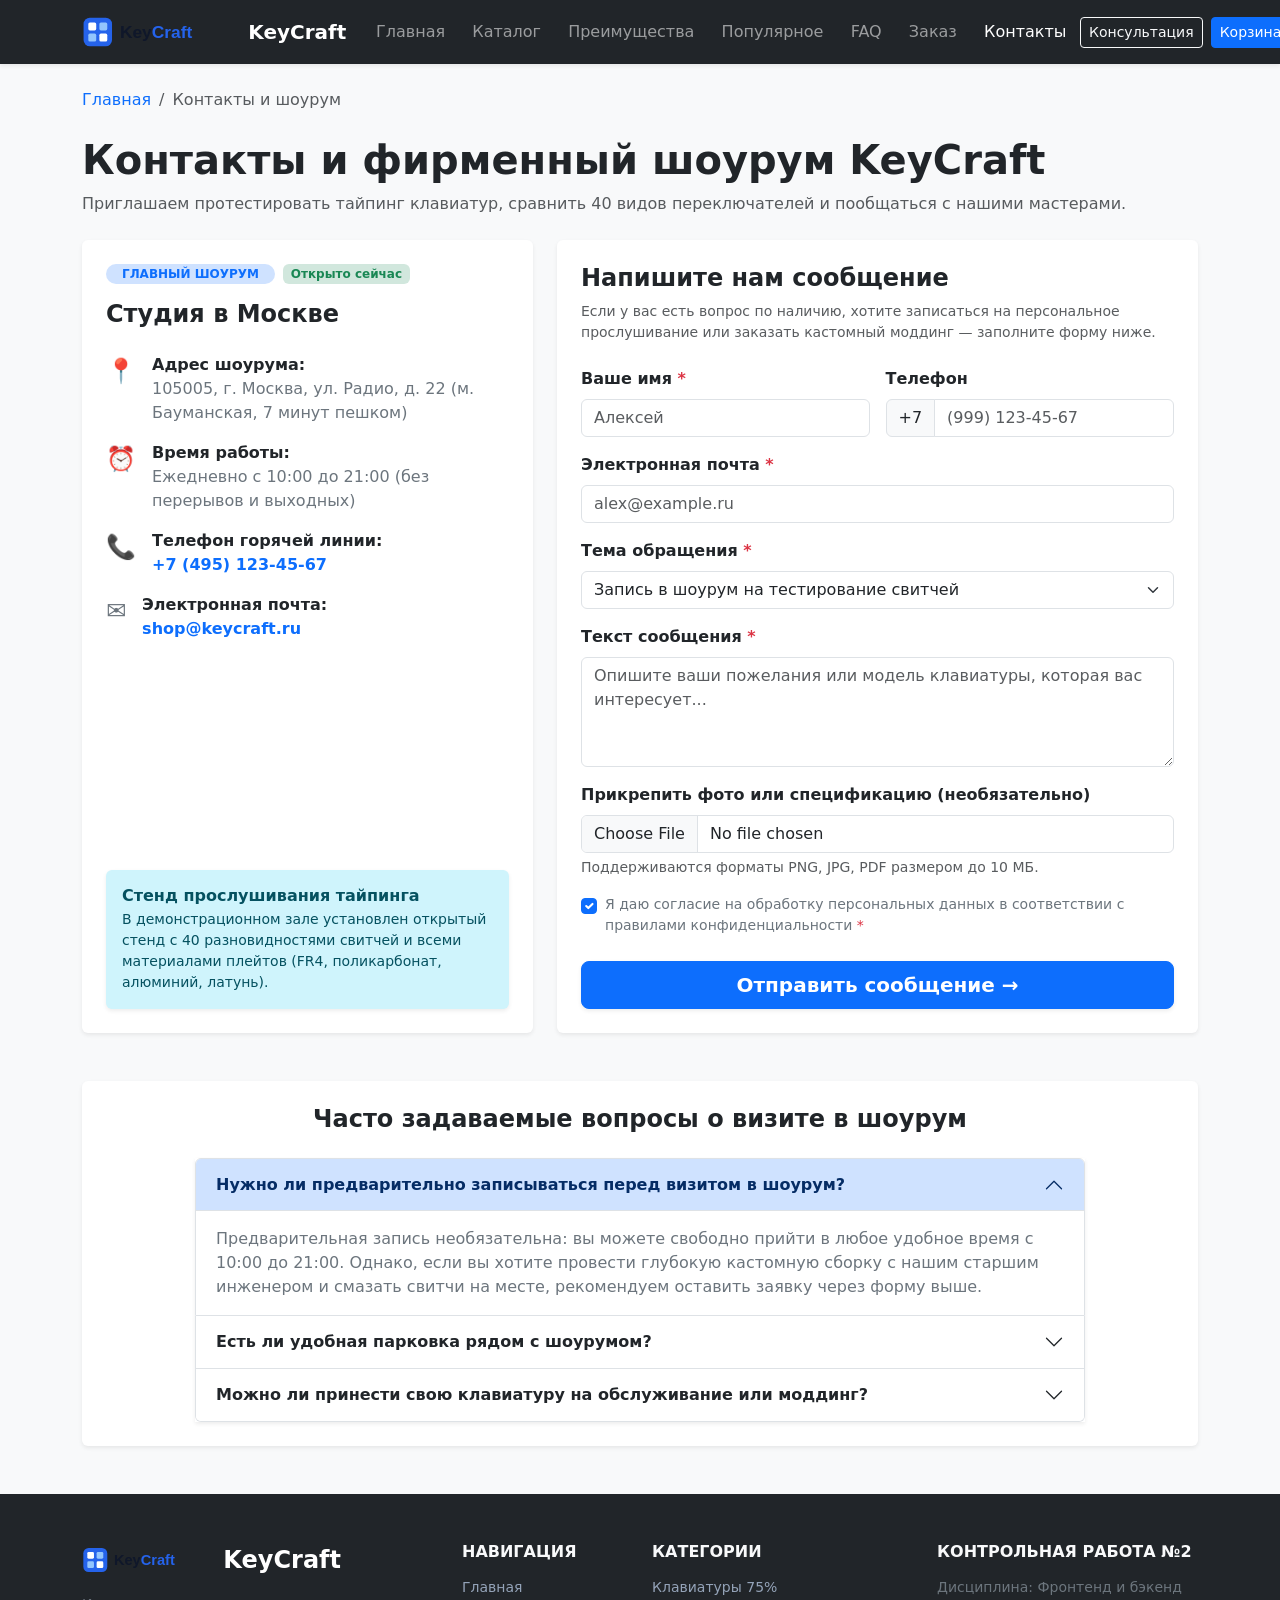
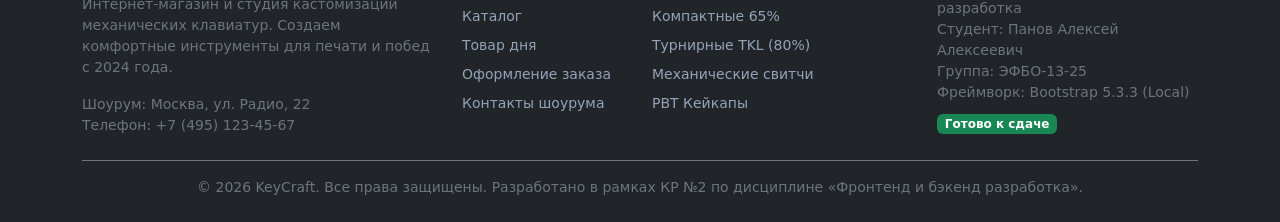
<file: contacts.html>
<!DOCTYPE html>
<html lang="ru">
<head>
  <meta charset="UTF-8">
  <meta name="viewport" content="width=device-width, initial-scale=1.0">
  <title>Контакты и шоурум в Москве | KeyCraft</title>
  <meta name="description" content="Адрес шоурума, режим работы, телефоны и форма обратной связи студии кастомных клавиатур KeyCraft в Москве.">

  <!-- Локальное подключение Bootstrap CSS -->
  <link rel="stylesheet" href="vendor/bootstrap/css/bootstrap.min.css">
  <!-- Пользовательские стили проекта поверх Bootstrap -->
  <link rel="stylesheet" href="css/custom.css">
</head>
<body class="bg-light d-flex flex-column min-vh-100">

  <!-- Навигационная панель (Navbar) -->
  <header class="sticky-top shadow-sm">
    <nav class="navbar navbar-expand-lg navbar-dark bg-dark py-2" aria-label="Основная навигация">
      <div class="container">
        <a class="navbar-brand d-flex align-items-center gap-2" href="index.html">
          <img src="images/logo.svg" alt="KeyCraft Логотип" class="navbar-brand-logo">
          <span class="fw-bold tracking-tight">KeyCraft</span>
        </a>

        <button class="navbar-toggler" type="button" data-bs-toggle="collapse" data-bs-target="#navbarMain" 
                aria-controls="navbarMain" aria-expanded="false" aria-label="Переключить навигацию">
          <span class="navbar-toggler-icon"></span>
        </button>

        <div class="collapse navbar-collapse" id="navbarMain">
          <ul class="navbar-nav me-auto mb-2 mb-lg-0">
            <li class="nav-item">
              <a class="nav-link" href="index.html">Главная</a>
            </li>
            <li class="nav-item">
              <a class="nav-link" href="catalog.html">Каталог</a>
            </li>
            <li class="nav-item">
              <a class="nav-link" href="index.html#advantages">Преимущества</a>
            </li>
            <li class="nav-item">
              <a class="nav-link" href="index.html#popular">Популярное</a>
            </li>
            <li class="nav-item">
              <a class="nav-link" href="index.html#faq">FAQ</a>
            </li>
            <li class="nav-item">
              <a class="nav-link" href="order.html">Заказ</a>
            </li>
            <li class="nav-item">
              <a class="nav-link active" aria-current="page" href="contacts.html">Контакты</a>
            </li>
          </ul>

          <div class="d-flex align-items-center gap-2">
            <button type="button" class="btn btn-outline-light btn-sm" data-bs-toggle="modal" data-bs-target="#quickOrderModal" data-bs-product="Консультация в шоуруме">
              Консультация
            </button>
            <a href="order.html" class="btn btn-primary btn-sm d-flex align-items-center gap-1">
              <span>Корзина</span>
              <span class="badge bg-white text-primary rounded-pill">2</span>
            </a>
          </div>
        </div>
      </div>
    </nav>
  </header>

  <main class="flex-grow-1 py-4">
    <div class="container">

      <!-- Хлебные крошки (Breadcrumb) -->
      <nav aria-label="breadcrumb" class="mb-4">
        <ol class="breadcrumb">
          <li class="breadcrumb-item"><a href="index.html" class="text-decoration-none">Главная</a></li>
          <li class="breadcrumb-item active" aria-current="page">Контакты и шоурум</li>
        </ol>
      </nav>

      <!-- Заголовок страницы -->
      <div class="mb-4">
        <h1 class="fw-bold text-dark mb-2">Контакты и фирменный шоурум KeyCraft</h1>
        <p class="text-muted mb-0">Приглашаем протестировать тайпинг клавиатур, сравнить 40 видов переключателей и пообщаться с нашими мастерами.</p>
      </div>

      <!-- Сетка контактов: Данные шоурума (col-12 col-lg-5) + Форма обратной связи (col-12 col-lg-7) -->
      <div class="row g-4 mb-5">

        <!-- Колонка 1: Реквизиты и адрес шоурума -->
        <section class="col-12 col-lg-5">
          <div class="card border-0 shadow-sm p-4 bg-white h-100">
            <div class="d-flex align-items-center gap-2 mb-3">
              <span class="badge bg-primary-subtle text-primary fw-bold text-uppercase px-3 py-1 rounded-pill">
                Главный шоурум
              </span>
              <span class="badge bg-success-subtle text-success small">Открыто сейчас</span>
            </div>

            <h2 class="h4 fw-bold text-dark mb-4">Студия в Москве</h2>

            <div class="vstack gap-3 text-secondary mb-4">
              <div class="d-flex align-items-start gap-3">
                <span class="fs-4">📍</span>
                <div>
                  <strong class="text-dark d-block">Адрес шоурума:</strong>
                  105005, г. Москва, ул. Радио, д. 22 (м. Бауманская, 7 минут пешком)
                </div>
              </div>

              <div class="d-flex align-items-start gap-3">
                <span class="fs-4">⏰</span>
                <div>
                  <strong class="text-dark d-block">Время работы:</strong>
                  Ежедневно с 10:00 до 21:00 (без перерывов и выходных)
                </div>
              </div>

              <div class="d-flex align-items-start gap-3">
                <span class="fs-4">📞</span>
                <div>
                  <strong class="text-dark d-block">Телефон горячей линии:</strong>
                  <a href="tel:+74951234567" class="text-decoration-none fw-semibold text-primary">+7 (495) 123-45-67</a>
                </div>
              </div>

              <div class="d-flex align-items-start gap-3">
                <span class="fs-4">✉️</span>
                <div>
                  <strong class="text-dark d-block">Электронная почта:</strong>
                  <a href="mailto:shop@keycraft.ru" class="text-decoration-none fw-semibold text-primary">shop@keycraft.ru</a>
                </div>
              </div>
            </div>

            <!-- Дополнительный информационный алерт -->
            <div class="alert alert-info border-0 shadow-sm mt-auto mb-0" role="alert">
              <h3 class="h6 alert-heading fw-bold mb-1">Стенд прослушивания тайпинга</h3>
              <p class="small mb-0">В демонстрационном зале установлен открытый стенд с 40 разновидностями свитчей и всеми материалами плейтов (FR4, поликарбонат, алюминий, латунь).</p>
            </div>
          </div>
        </section>

        <!-- Колонка 2: Форма обратной связи -->
        <section class="col-12 col-lg-7">
          <div class="card border-0 shadow-sm p-4 bg-white h-100">
            <h2 class="h4 fw-bold text-dark mb-2">Напишите нам сообщение</h2>
            <p class="text-muted small mb-4">Если у вас есть вопрос по наличию, хотите записаться на персональное прослушивание или заказать кастомный моддинг — заполните форму ниже.</p>

            <form id="contactFeedbackForm" action="contacts.html" method="post">

              <div class="row g-3 mb-3">
                <!-- Поле: Имя -->
                <div class="col-12 col-md-6">
                  <label for="contactName" class="form-label fw-semibold">Ваше имя <span class="text-danger">*</span></label>
                  <input type="text" class="form-control" id="contactName" name="contact_name" placeholder="Алексей" required>
                </div>

                <!-- Поле: Телефон с input-group -->
                <div class="col-12 col-md-6">
                  <label for="contactPhone" class="form-label fw-semibold">Телефон</label>
                  <div class="input-group">
                    <span class="input-group-text bg-light">+7</span>
                    <input type="tel" class="form-control" id="contactPhone" name="contact_phone" placeholder="(999) 123-45-67">
                  </div>
                </div>
              </div>

              <!-- Поле: Email -->
              <div class="mb-3">
                <label for="contactEmail" class="form-label fw-semibold">Электронная почта <span class="text-danger">*</span></label>
                <input type="email" class="form-control" id="contactEmail" name="contact_email" placeholder="alex@example.ru" required>
              </div>

              <!-- Поле: Тема обращения (form-select) -->
              <div class="mb-3">
                <label for="contactSubject" class="form-label fw-semibold">Тема обращения <span class="text-danger">*</span></label>
                <select class="form-select" id="contactSubject" name="contact_subject" required>
                  <option value="">Выберите тему сообщения</option>
                  <option value="showroom_visit" selected>Запись в шоурум на тестирование свитчей</option>
                  <option value="custom_assembly">Заказ индивидуальной кастомной сборки</option>
                  <option value="modding_service">Услуги смазки и шумоизоляции клавиатуры</option>
                  <option value="warranty">Вопрос по гарантии и сервисному обслуживанию</option>
                  <option value="other">Другой вопрос</option>
                </select>
              </div>

              <!-- Поле: Сообщение (textarea) -->
              <div class="mb-3">
                <label for="contactMessage" class="form-label fw-semibold">Текст сообщения <span class="text-danger">*</span></label>
                <textarea class="form-control" id="contactMessage" name="contact_message" rows="4" placeholder="Опишите ваши пожелания или модель клавиатуры, которая вас интересует..." required></textarea>
              </div>

              <!-- Поле: Прикрепление файла (form-control type=file) -->
              <div class="mb-3">
                <label for="contactFile" class="form-label fw-semibold">Прикрепить фото или спецификацию (необязательно)</label>
                <input class="form-control" type="file" id="contactFile" name="attachment">
                <div class="form-text">Поддерживаются форматы PNG, JPG, PDF размером до 10 МБ.</div>
              </div>

              <!-- Чекбокс согласия (form-check, required) -->
              <div class="form-check mb-4">
                <input class="form-check-input" type="checkbox" id="contactConsent" name="consent" required checked>
                <label class="form-check-label text-secondary small" for="contactConsent">
                  Я даю согласие на обработку персональных данных в соответствии с правилами конфиденциальности <span class="text-danger">*</span>
                </label>
              </div>

              <button type="submit" class="btn btn-primary btn-lg w-100 shadow-sm fw-bold">
                Отправить сообщение &rarr;
              </button>

            </form>
          </div>
        </section>

      </div>

      <!-- FAQ шоурума (Accordion) -->
      <section class="card border-0 shadow-sm p-4 bg-white mb-4">
        <h2 class="h4 fw-bold text-dark mb-4 text-center">Часто задаваемые вопросы о визите в шоурум</h2>

        <div class="accordion shadow-sm col-lg-10 mx-auto" id="accordionShowroom">

          <div class="accordion-item">
            <h3 class="accordion-header" id="showHeadingOne">
              <button class="accordion-button fw-semibold" type="button" data-bs-toggle="collapse" data-bs-target="#showCollapseOne" aria-expanded="true" aria-controls="showCollapseOne">
                Нужно ли предварительно записываться перед визитом в шоурум?
              </button>
            </h3>
            <div id="showCollapseOne" class="accordion-collapse collapse show" aria-labelledby="showHeadingOne" data-bs-parent="#accordionShowroom">
              <div class="accordion-body text-secondary">
                Предварительная запись необязательна: вы можете свободно прийти в любое удобное время с 10:00 до 21:00. Однако, если вы хотите провести глубокую кастомную сборку с нашим старшим инженером и смазать свитчи на месте, рекомендуем оставить заявку через форму выше.
              </div>
            </div>
          </div>

          <div class="accordion-item">
            <h3 class="accordion-header" id="showHeadingTwo">
              <button class="accordion-button collapsed fw-semibold" type="button" data-bs-toggle="collapse" data-bs-target="#showCollapseTwo" aria-expanded="false" aria-controls="showCollapseTwo">
                Есть ли удобная парковка рядом с шоурумом?
              </button>
            </h3>
            <div id="showCollapseTwo" class="accordion-collapse collapse" aria-labelledby="showHeadingTwo" data-bs-parent="#accordionShowroom">
              <div class="accordion-body text-secondary">
                Да, перед зданием на ул. Радио предусмотрена городская муниципальная парковка, а также гостевые парковочные места во внутреннем дворе (для въезда сообщите номер автомобиля менеджеру по телефону).
              </div>
            </div>
          </div>

          <div class="accordion-item">
            <h3 class="accordion-header" id="showHeadingThree">
              <button class="accordion-button collapsed fw-semibold" type="button" data-bs-toggle="collapse" data-bs-target="#showCollapseThree" aria-expanded="false" aria-controls="showCollapseThree">
                Можно ли принести свою клавиатуру на обслуживание или моддинг?
              </button>
            </h3>
            <div id="showCollapseThree" class="accordion-collapse collapse" aria-labelledby="showHeadingThree" data-bs-parent="#accordionShowroom">
              <div class="accordion-body text-secondary">
                Конечно! Наша мастерская обслуживает любые механические клавиатуры с Hot-Swap и паяными платами: мы выполняем ультразвуковую чистку кейкапов, смазку свитчей Krytox 205g0, проклейку стабилизаторов (Holee Mod) и установку шумоизоляции Poron.
              </div>
            </div>
          </div>

        </div>
      </section>

    </div>
  </main>

  <!-- Модальное окно «Быстрый заказ» -->
  <div class="modal fade" id="quickOrderModal" tabindex="-1" aria-labelledby="quickOrderModalLabel" aria-hidden="true">
    <div class="modal-dialog modal-dialog-centered">
      <div class="modal-content">
        <div class="modal-header bg-dark text-white">
          <h2 class="modal-title h5" id="quickOrderModalLabel">Консультация эксперта KeyCraft</h2>
          <button type="button" class="btn-close btn-close-white" data-bs-dismiss="modal" aria-label="Закрыть"></button>
        </div>
        <form action="order.html" method="post">
          <div class="modal-body">
            <p class="text-muted small mb-3">Оставьте контактные данные, и специалист KeyCraft перезвонит вам в течение 10 минут.</p>

            <div class="mb-3">
              <label for="modalUserName" class="form-label">Ваше имя <span class="text-danger">*</span></label>
              <input type="text" class="form-control" id="modalUserName" name="user_name" placeholder="Алексей Панов" required>
            </div>

            <div class="mb-3">
              <label for="modalUserPhone" class="form-label">Телефон <span class="text-danger">*</span></label>
              <div class="input-group">
                <span class="input-group-text">+7</span>
                <input type="tel" class="form-control" id="modalUserPhone" name="user_phone" placeholder="(999) 123-45-67" required>
              </div>
            </div>

            <div class="mb-3">
              <label for="modalUserEmail" class="form-label">Электронная почта <span class="text-danger">*</span></label>
              <input type="email" class="form-control" id="modalUserEmail" name="user_email" placeholder="example@keycraft.ru" required>
            </div>

            <div class="mb-3">
              <label for="modalProductChoice" class="form-label">Тема консультации <span class="text-danger">*</span></label>
              <select class="form-select" id="modalProductChoice" name="product_choice" required>
                <option value="Визит в шоурум" selected>Визит в шоурум на тестирование свитчей</option>
                <option value="KeyCraft Pro 75">KeyCraft Pro 75 (11 990 ₽)</option>
                <option value="KeyCraft Master 65">KeyCraft Master 65 (9 490 ₽)</option>
                <option value="KeyCraft Ultra TKL">KeyCraft Ultra TKL (9 340 ₽)</option>
                <option value="Кастомная сборка">Индивидуальная кастомная сборка под ключ</option>
              </select>
            </div>

            <div class="form-check">
              <input class="form-check-input" type="checkbox" value="yes" id="modalConsent" name="consent" required checked>
              <label class="form-check-label small text-secondary" for="modalConsent">
                Я даю согласие на обработку персональных данных <span class="text-danger">*</span>
              </label>
            </div>
          </div>
          <div class="modal-footer">
            <button type="button" class="btn btn-secondary" data-bs-dismiss="modal">Отмена</button>
            <button type="submit" class="btn btn-primary">Отправить заявку</button>
          </div>
        </form>
      </div>
    </div>
  </div>

  <!-- Всплывающее уведомление (Toast) -->
  <div class="toast-container position-fixed bottom-0 end-0 p-3" style="z-index: 1080;">
    <div id="notificationToast" class="toast align-items-center text-bg-primary border-0 shadow-lg" role="alert" aria-live="assertive" aria-atomic="true">
      <div class="d-flex">
        <div class="toast-body fs-6">
          Ваше сообщение успешно отправлено! Мы свяжемся с вами в ближайшее время.
        </div>
        <button type="button" class="btn-close btn-close-white me-2 m-auto" data-bs-dismiss="toast" aria-label="Закрыть"></button>
      </div>
    </div>
  </div>

  <!-- Подвал сайта -->
  <footer class="bg-dark text-white pt-5 pb-4 mt-auto">
    <div class="container">
      <div class="row g-4 mb-4">
        <div class="col-12 col-md-4">
          <div class="d-flex align-items-center gap-2 mb-3">
            <img src="images/logo.svg" alt="KeyCraft" height="32">
            <span class="fs-4 fw-bold">KeyCraft</span>
          </div>
          <p class="text-secondary small">
            Интернет-магазин и студия кастомизации механических клавиатур. Создаем комфортные инструменты для печати и побед с 2024 года.
          </p>
          <div class="small text-secondary">
            Шоурум: Москва, ул. Радио, 22<br>
            Телефон: +7 (495) 123-45-67
          </div>
        </div>

        <div class="col-6 col-md-2">
          <h4 class="h6 fw-bold text-uppercase text-light mb-3">Навигация</h4>
          <ul class="list-unstyled small d-flex flex-column gap-2 mb-0">
            <li><a href="index.html" class="footer-link">Главная</a></li>
            <li><a href="catalog.html" class="footer-link">Каталог</a></li>
            <li><a href="product.html" class="footer-link">Товар дня</a></li>
            <li><a href="order.html" class="footer-link">Оформление заказа</a></li>
            <li><a href="contacts.html" class="footer-link">Контакты шоурума</a></li>
          </ul>
        </div>

        <div class="col-6 col-md-3">
          <h4 class="h6 fw-bold text-uppercase text-light mb-3">Категории</h4>
          <ul class="list-unstyled small d-flex flex-column gap-2 mb-0">
            <li><a href="catalog.html" class="footer-link">Клавиатуры 75%</a></li>
            <li><a href="catalog.html" class="footer-link">Компактные 65%</a></li>
            <li><a href="catalog.html" class="footer-link">Турнирные TKL (80%)</a></li>
            <li><a href="catalog.html" class="footer-link">Механические свитчи</a></li>
            <li><a href="catalog.html" class="footer-link">PBT Кейкапы</a></li>
          </ul>
        </div>

        <div class="col-12 col-md-3">
          <h4 class="h6 fw-bold text-uppercase text-light mb-3">Контрольная работа №2</h4>
          <p class="small text-secondary mb-2">
            Дисциплина: Фронтенд и бэкенд разработка<br>
            Студент: Панов Алексей Алексеевич<br>
            Группа: ЭФБО-13-25<br>
            Фреймворк: Bootstrap 5.3.3 (Local)
          </p>
          <span class="badge bg-success">Готово к сдаче</span>
        </div>
      </div>

      <div class="border-top border-secondary pt-3 text-center text-secondary small">
        &copy; 2026 KeyCraft. Все права защищены. Разработано в рамках КР №2 по дисциплине «Фронтенд и бэкенд разработка».
      </div>
    </div>
  </footer>

  <script src="vendor/bootstrap/js/bootstrap.bundle.min.js"></script>
  <script src="js/main.js"></script>
</body>
</html>
</file>
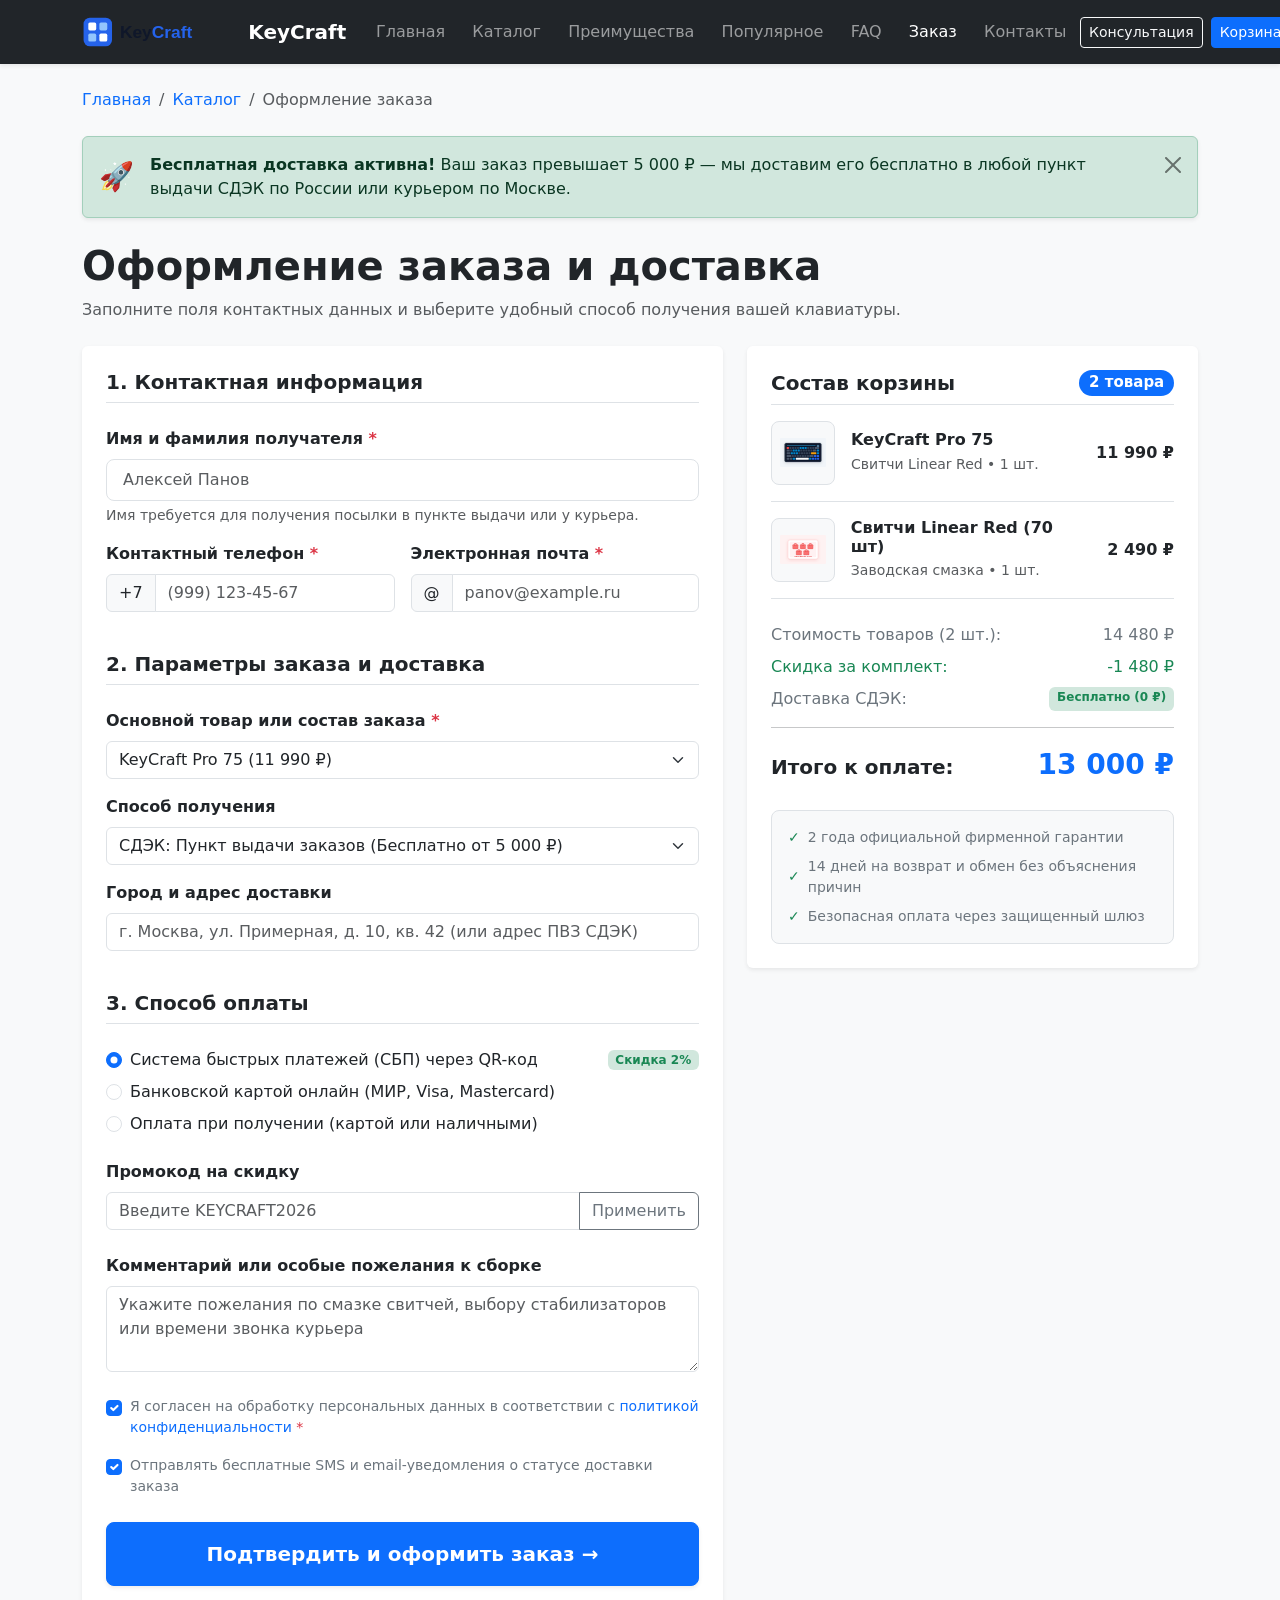
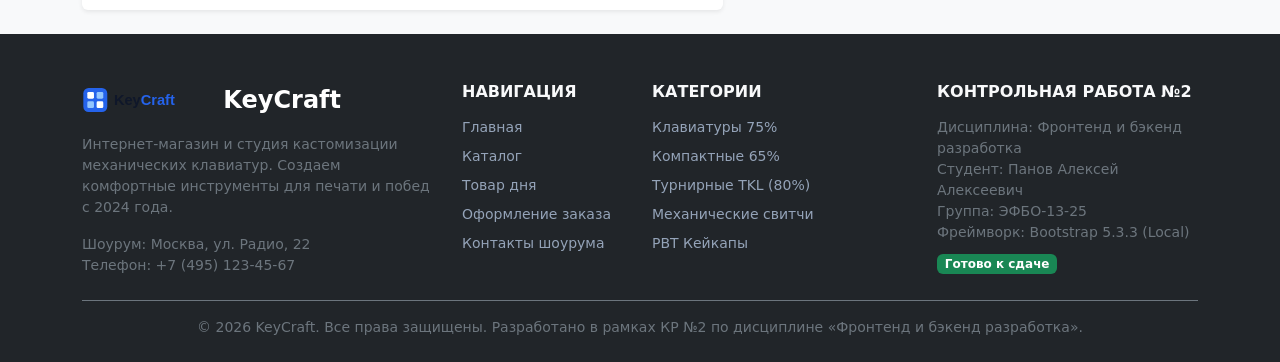
<file: order.html>
<!DOCTYPE html>
<html lang="ru">
<head>
  <meta charset="UTF-8">
  <meta name="viewport" content="width=device-width, initial-scale=1.0">
  <title>Оформление заказа | KeyCraft</title>
  <meta name="description" content="Оформление заказа кастомной механической клавиатуры и аксессуаров в интернет-магазине KeyCraft на Bootstrap 5.">

  <!-- Локальное подключение Bootstrap CSS -->
  <link rel="stylesheet" href="vendor/bootstrap/css/bootstrap.min.css">
  <!-- Пользовательские стили проекта поверх Bootstrap -->
  <link rel="stylesheet" href="css/custom.css">
</head>
<body class="bg-light d-flex flex-column min-vh-100">

  <!-- Навигационная панель (Navbar) -->
  <header class="sticky-top shadow-sm">
    <nav class="navbar navbar-expand-lg navbar-dark bg-dark py-2" aria-label="Основная навигация">
      <div class="container">
        <a class="navbar-brand d-flex align-items-center gap-2" href="index.html">
          <img src="images/logo.svg" alt="KeyCraft Логотип" class="navbar-brand-logo">
          <span class="fw-bold tracking-tight">KeyCraft</span>
        </a>

        <button class="navbar-toggler" type="button" data-bs-toggle="collapse" data-bs-target="#navbarMain" 
                aria-controls="navbarMain" aria-expanded="false" aria-label="Переключить навигацию">
          <span class="navbar-toggler-icon"></span>
        </button>

        <div class="collapse navbar-collapse" id="navbarMain">
          <ul class="navbar-nav me-auto mb-2 mb-lg-0">
            <li class="nav-item">
              <a class="nav-link" href="index.html">Главная</a>
            </li>
            <li class="nav-item">
              <a class="nav-link" href="catalog.html">Каталог</a>
            </li>
            <li class="nav-item">
              <a class="nav-link" href="index.html#advantages">Преимущества</a>
            </li>
            <li class="nav-item">
              <a class="nav-link" href="index.html#popular">Популярное</a>
            </li>
            <li class="nav-item">
              <a class="nav-link" href="index.html#faq">FAQ</a>
            </li>
            <li class="nav-item">
              <a class="nav-link active" aria-current="page" href="order.html">Заказ</a>
            </li>
            <li class="nav-item">
              <a class="nav-link" href="contacts.html">Контакты</a>
            </li>
          </ul>

          <div class="d-flex align-items-center gap-2">
            <button type="button" class="btn btn-outline-light btn-sm" data-bs-toggle="modal" data-bs-target="#quickOrderModal" data-bs-product="Консультация по заказу">
              Консультация
            </button>
            <a href="order.html" class="btn btn-primary btn-sm d-flex align-items-center gap-1">
              <span>Корзина</span>
              <span class="badge bg-white text-primary rounded-pill">2</span>
            </a>
          </div>
        </div>
      </div>
    </nav>
  </header>

  <main class="flex-grow-1 py-4">
    <div class="container">

      <!-- Хлебные крошки (Breadcrumb) -->
      <nav aria-label="breadcrumb" class="mb-4">
        <ol class="breadcrumb">
          <li class="breadcrumb-item"><a href="index.html" class="text-decoration-none">Главная</a></li>
          <li class="breadcrumb-item"><a href="catalog.html" class="text-decoration-none">Каталог</a></li>
          <li class="breadcrumb-item active" aria-current="page">Оформление заказа</li>
        </ol>
      </nav>

      <!-- Информационное сообщение (Alert) -->
      <div class="alert alert-success alert-dismissible fade show shadow-sm mb-4 d-flex align-items-center" role="alert">
        <div class="me-3 fs-3">🚀</div>
        <div class="flex-grow-1">
          <strong>Бесплатная доставка активна!</strong> Ваш заказ превышает 5 000 ₽ — мы доставим его бесплатно в любой пункт выдачи СДЭК по России или курьером по Москве.
        </div>
        <button type="button" class="btn-close" data-bs-dismiss="alert" aria-label="Закрыть"></button>
      </div>

      <!-- Заголовок страницы заказа -->
      <div class="mb-4">
        <h1 class="fw-bold text-dark mb-2">Оформление заказа и доставка</h1>
        <p class="text-muted mb-0">Заполните поля контактных данных и выберите удобный способ получения вашей клавиатуры.</p>
      </div>

      <!-- Раскладка: Форма (col-12 col-lg-7) + Сводка заказа (col-12 col-lg-5) -->
      <div class="row g-4">

        <!-- Левая колонка: Основная форма заказа -->
        <section class="col-12 col-lg-7">
          <div class="card border-0 shadow-sm p-4 bg-white">
            <h2 class="h5 fw-bold mb-4 pb-2 border-bottom">1. Контактная информация</h2>

            <form id="mainOrderForm" action="order.html" method="post">

              <!-- Поле: Имя (label, name, required, form-control) -->
              <div class="mb-3">
                <label for="orderUserName" class="form-label fw-semibold">
                  Имя и фамилия получателя <span class="text-danger">*</span>
                </label>
                <input 
                  type="text" 
                  class="form-control form-control-lg fs-6" 
                  id="orderUserName" 
                  name="user_name" 
                  placeholder="Алексей Панов" 
                  autocomplete="name" 
                  required
                >
                <div class="form-text">Имя требуется для получения посылки в пункте выдачи или у курьера.</div>
              </div>

              <!-- Поля: Телефон и E-mail (Сетка col-12 col-md-6) -->
              <div class="row g-3 mb-4">
                <div class="col-12 col-md-6">
                  <label for="orderUserPhone" class="form-label fw-semibold">
                    Контактный телефон <span class="text-danger">*</span>
                  </label>
                  <div class="input-group">
                    <span class="input-group-text bg-light">+7</span>
                    <input 
                      type="tel" 
                      class="form-control" 
                      id="orderUserPhone" 
                      name="user_phone" 
                      placeholder="(999) 123-45-67" 
                      autocomplete="tel" 
                      required
                    >
                  </div>
                </div>

                <div class="col-12 col-md-6">
                  <label for="orderUserEmail" class="form-label fw-semibold">
                    Электронная почта <span class="text-danger">*</span>
                  </label>
                  <div class="input-group">
                    <span class="input-group-text bg-light">@</span>
                    <input 
                      type="email" 
                      class="form-control" 
                      id="orderUserEmail" 
                      name="user_email" 
                      placeholder="panov@example.ru" 
                      autocomplete="email" 
                      required
                    >
                  </div>
                </div>
              </div>

              <h2 class="h5 fw-bold mb-4 pt-3 pb-2 border-bottom">2. Параметры заказа и доставка</h2>

              <!-- Поле: Выбор товара (form-select, required) -->
              <div class="mb-3">
                <label for="orderProductChoice" class="form-label fw-semibold">
                  Основной товар или состав заказа <span class="text-danger">*</span>
                </label>
                <select class="form-select" id="orderProductChoice" name="product_choice" required>
                  <option value="">Выберите товар из каталога</option>
                  <option value="KeyCraft Pro 75" selected>KeyCraft Pro 75 (11 990 ₽)</option>
                  <option value="KeyCraft Master 65">KeyCraft Master 65 (9 490 ₽)</option>
                  <option value="KeyCraft Ultra TKL">KeyCraft Ultra TKL (9 340 ₽)</option>
                  <option value="KeyCraft Retro Classic">KeyCraft Retro Classic (8 790 ₽)</option>
                  <option value="Свитчи Linear Red 70 шт">Свитчи Linear Red 70 шт (2 490 ₽)</option>
                  <option value="Кейкапы Gradient Wave PBT">Кейкапы Gradient Wave PBT (3 290 ₽)</option>
                  <option value="Кастомная сборка под ключ">Индивидуальная кастомная сборка под ключ</option>
                </select>
              </div>

              <!-- Поле: Способ доставки (form-select) -->
              <div class="mb-3">
                <label for="orderDeliveryMethod" class="form-label fw-semibold">Способ получения</label>
                <select class="form-select" id="orderDeliveryMethod" name="delivery_method">
                  <option value="cdek_pvz" selected>СДЭК: Пункт выдачи заказов (Бесплатно от 5 000 ₽)</option>
                  <option value="cdek_courier">СДЭК: Курьер прямо до двери</option>
                  <option value="yandex">Яндекс Доставка по Москве (в день заказа)</option>
                  <option value="pickup">Самовывоз из фирменного шоурума (Москва, ул. Радио, 22)</option>
                </select>
              </div>

              <!-- Поле: Адрес доставки -->
              <div class="mb-4">
                <label for="orderDeliveryAddress" class="form-label fw-semibold">Город и адрес доставки</label>
                <input 
                  type="text" 
                  class="form-control" 
                  id="orderDeliveryAddress" 
                  name="delivery_address" 
                  placeholder="г. Москва, ул. Примерная, д. 10, кв. 42 (или адрес ПВЗ СДЭК)"
                >
              </div>

              <h2 class="h5 fw-bold mb-4 pt-3 pb-2 border-bottom">3. Способ оплаты</h2>

              <!-- Радиокнопки оплаты (form-check) -->
              <div class="mb-4">
                <div class="form-check mb-2">
                  <input class="form-check-input" type="radio" name="payment_method" id="pay-sbp" value="sbp" checked>
                  <label class="form-check-label d-flex justify-content-between align-items-center" for="pay-sbp">
                    <span>Система быстрых платежей (СБП) через QR-код</span>
                    <span class="badge bg-success-subtle text-success">Скидка 2%</span>
                  </label>
                </div>
                <div class="form-check mb-2">
                  <input class="form-check-input" type="radio" name="payment_method" id="pay-card" value="card">
                  <label class="form-check-label" for="pay-card">
                    Банковской картой онлайн (МИР, Visa, Mastercard)
                  </label>
                </div>
                <div class="form-check">
                  <input class="form-check-input" type="radio" name="payment_method" id="pay-cash" value="cash">
                  <label class="form-check-label" for="pay-cash">
                    Оплата при получении (картой или наличными)
                  </label>
                </div>
              </div>

              <!-- Дополнительно: Промокод (input-group) -->
              <div class="mb-4">
                <label for="orderPromoCode" class="form-label fw-semibold">Промокод на скидку</label>
                <div class="input-group">
                  <input type="text" class="form-control" id="orderPromoCode" name="promo_code" placeholder="Введите KEYCRAFT2026">
                  <button class="btn btn-outline-secondary" type="button" id="applyPromoBtn">Применить</button>
                </div>
              </div>

              <!-- Поле: Комментарий к заказу (form-control, textarea) -->
              <div class="mb-4">
                <label for="orderComment" class="form-label fw-semibold">Комментарий или особые пожелания к сборке</label>
                <textarea 
                  class="form-control" 
                  id="orderComment" 
                  name="order_comment" 
                  rows="3" 
                  placeholder="Укажите пожелания по смазке свитчей, выбору стабилизаторов или времени звонка курьера"
                ></textarea>
              </div>

              <!-- Обязательный чекбокс согласия (form-check, required) -->
              <div class="form-check mb-3">
                <input class="form-check-input" type="checkbox" id="orderConsent" name="consent" value="agreed" required checked>
                <label class="form-check-label text-secondary small" for="orderConsent">
                  Я согласен на обработку персональных данных в соответствии с <a href="#" class="text-decoration-none">политикой конфиденциальности</a> <span class="text-danger">*</span>
                </label>
              </div>

              <div class="form-check mb-4">
                <input class="form-check-input" type="checkbox" id="orderNotify" name="sms_notify" value="yes" checked>
                <label class="form-check-label text-secondary small" for="orderNotify">
                  Отправлять бесплатные SMS и email-уведомления о статусе доставки заказа
                </label>
              </div>

              <!-- Кнопка отправки формы заявки (btn) -->
              <button type="submit" class="btn btn-primary btn-lg w-100 shadow-sm py-3 fw-bold">
                Подтвердить и оформить заказ &rarr;
              </button>

            </form>
          </div>
        </section>

        <!-- Правая колонка: Содержимое и расчет стоимости заказа (Aside col-12 col-lg-5) -->
        <aside class="col-12 col-lg-5">
          <div class="card border-0 shadow-sm p-4 bg-white sticky-top order-summary-card" style="top: 5rem;">
            <h2 class="h5 fw-bold mb-3 pb-2 border-bottom d-flex justify-content-between align-items-center">
              <span>Состав корзины</span>
              <span class="badge bg-primary rounded-pill">2 товара</span>
            </h2>

            <!-- Список выбранных позиций -->
            <div class="vstack gap-3 mb-4">

              <!-- Позиция 1 -->
              <div class="d-flex align-items-center gap-3 pb-3 border-bottom">
                <div class="bg-light p-2 rounded-3 border" style="width: 64px; height: 64px; display: flex; align-items: center; justify-content: center;">
                  <img src="images/product-1.svg" alt="KeyCraft Pro 75" style="max-height: 48px; max-width: 100%;">
                </div>
                <div class="flex-grow-1">
                  <h3 class="h6 fw-bold mb-1">KeyCraft Pro 75</h3>
                  <div class="small text-muted">Свитчи Linear Red • 1 шт.</div>
                </div>
                <div class="fw-bold text-dark text-nowrap">11 990 ₽</div>
              </div>

              <!-- Позиция 2 -->
              <div class="d-flex align-items-center gap-3 pb-3 border-bottom">
                <div class="bg-light p-2 rounded-3 border" style="width: 64px; height: 64px; display: flex; align-items: center; justify-content: center;">
                  <img src="images/product-5.svg" alt="Свитчи Linear Red" style="max-height: 48px; max-width: 100%;">
                </div>
                <div class="flex-grow-1">
                  <h3 class="h6 fw-bold mb-1">Свитчи Linear Red (70 шт)</h3>
                  <div class="small text-muted">Заводская смазка • 1 шт.</div>
                </div>
                <div class="fw-bold text-dark text-nowrap">2 490 ₽</div>
              </div>

            </div>

            <!-- Расчет итоговой суммы -->
            <div class="vstack gap-2 mb-4">
              <div class="d-flex justify-content-between text-secondary">
                <span>Стоимость товаров (2 шт.):</span>
                <span>14 480 ₽</span>
              </div>
              <div class="d-flex justify-content-between text-success">
                <span>Скидка за комплект:</span>
                <span>-1 480 ₽</span>
              </div>
              <div class="d-flex justify-content-between text-secondary">
                <span>Доставка СДЭК:</span>
                <span class="badge bg-success-subtle text-success">Бесплатно (0 ₽)</span>
              </div>
              <hr class="my-2">
              <div class="d-flex justify-content-between align-items-baseline">
                <span class="fs-5 fw-bold text-dark">Итого к оплате:</span>
                <span class="fs-3 fw-bold text-primary">13 000 ₽</span>
              </div>
            </div>

            <!-- Блок гарантий и безопасности -->
            <div class="bg-light p-3 rounded-3 border small text-secondary">
              <div class="d-flex align-items-center gap-2 mb-2">
                <span class="text-success fw-bold">✓</span>
                <span>2 года официальной фирменной гарантии</span>
              </div>
              <div class="d-flex align-items-center gap-2 mb-2">
                <span class="text-success fw-bold">✓</span>
                <span>14 дней на возврат и обмен без объяснения причин</span>
              </div>
              <div class="d-flex align-items-center gap-2">
                <span class="text-success fw-bold">✓</span>
                <span>Безопасная оплата через защищенный шлюз</span>
              </div>
            </div>

          </div>
        </aside>

      </div>

    </div>
  </main>

  <!-- Модальное окно «Быстрый заказ» -->
  <div class="modal fade" id="quickOrderModal" tabindex="-1" aria-labelledby="quickOrderModalLabel" aria-hidden="true">
    <div class="modal-dialog modal-dialog-centered">
      <div class="modal-content">
        <div class="modal-header bg-dark text-white">
          <h2 class="modal-title h5" id="quickOrderModalLabel">Консультация по заказу</h2>
          <button type="button" class="btn-close btn-close-white" data-bs-dismiss="modal" aria-label="Закрыть"></button>
        </div>
        <form action="order.html" method="post">
          <div class="modal-body">
            <p class="text-muted small mb-3">Заполните поля, и дежурный специалист KeyCraft свяжется с вами.</p>

            <div class="mb-3">
              <label for="modalUserName" class="form-label">Ваше имя <span class="text-danger">*</span></label>
              <input type="text" class="form-control" id="modalUserName" name="user_name" placeholder="Алексей Панов" required>
            </div>

            <div class="mb-3">
              <label for="modalUserPhone" class="form-label">Телефон <span class="text-danger">*</span></label>
              <div class="input-group">
                <span class="input-group-text">+7</span>
                <input type="tel" class="form-control" id="modalUserPhone" name="user_phone" placeholder="(999) 123-45-67" required>
              </div>
            </div>

            <div class="mb-3">
              <label for="modalUserEmail" class="form-label">Электронная почта <span class="text-danger">*</span></label>
              <input type="email" class="form-control" id="modalUserEmail" name="user_email" placeholder="example@keycraft.ru" required>
            </div>

            <div class="mb-3">
              <label for="modalProductChoice" class="form-label">Выбранный товар <span class="text-danger">*</span></label>
              <select class="form-select" id="modalProductChoice" name="product_choice" required>
                <option value="KeyCraft Pro 75" selected>KeyCraft Pro 75 (11 990 ₽)</option>
                <option value="KeyCraft Master 65">KeyCraft Master 65 (9 490 ₽)</option>
                <option value="KeyCraft Ultra TKL">KeyCraft Ultra TKL (9 340 ₽)</option>
                <option value="KeyCraft Retro Classic">KeyCraft Retro Classic (8 790 ₽)</option>
                <option value="Свитчи Linear Red (70 шт)">Свитчи Linear Red 70 шт (2 490 ₽)</option>
                <option value="Кейкапы Gradient Wave PBT">Кейкапы Gradient Wave PBT (3 290 ₽)</option>
                <option value="Консультация по заказу">Консультация по заказу</option>
              </select>
            </div>

            <div class="form-check">
              <input class="form-check-input" type="checkbox" value="yes" id="modalConsent" name="consent" required checked>
              <label class="form-check-label small text-secondary" for="modalConsent">
                Я даю согласие на обработку персональных данных <span class="text-danger">*</span>
              </label>
            </div>
          </div>
          <div class="modal-footer">
            <button type="button" class="btn btn-secondary" data-bs-dismiss="modal">Отмена</button>
            <button type="submit" class="btn btn-primary">Отправить заявку</button>
          </div>
        </form>
      </div>
    </div>
  </div>

  <!-- Всплывающее уведомление (Toast) -->
  <div class="toast-container position-fixed bottom-0 end-0 p-3" style="z-index: 1080;">
    <div id="notificationToast" class="toast align-items-center text-bg-primary border-0 shadow-lg" role="alert" aria-live="assertive" aria-atomic="true">
      <div class="d-flex">
        <div class="toast-body fs-6">
          Заказ успешно оформлен! Номер бронирования отправлен вам на почту.
        </div>
        <button type="button" class="btn-close btn-close-white me-2 m-auto" data-bs-dismiss="toast" aria-label="Закрыть"></button>
      </div>
    </div>
  </div>

  <!-- Подвал сайта -->
  <footer class="bg-dark text-white pt-5 pb-4 mt-auto">
    <div class="container">
      <div class="row g-4 mb-4">
        <div class="col-12 col-md-4">
          <div class="d-flex align-items-center gap-2 mb-3">
            <img src="images/logo.svg" alt="KeyCraft" height="32">
            <span class="fs-4 fw-bold">KeyCraft</span>
          </div>
          <p class="text-secondary small">
            Интернет-магазин и студия кастомизации механических клавиатур. Создаем комфортные инструменты для печати и побед с 2024 года.
          </p>
          <div class="small text-secondary">
            Шоурум: Москва, ул. Радио, 22<br>
            Телефон: +7 (495) 123-45-67
          </div>
        </div>

        <div class="col-6 col-md-2">
          <h4 class="h6 fw-bold text-uppercase text-light mb-3">Навигация</h4>
          <ul class="list-unstyled small d-flex flex-column gap-2 mb-0">
            <li><a href="index.html" class="footer-link">Главная</a></li>
            <li><a href="catalog.html" class="footer-link">Каталог</a></li>
            <li><a href="product.html" class="footer-link">Товар дня</a></li>
            <li><a href="order.html" class="footer-link">Оформление заказа</a></li>
            <li><a href="contacts.html" class="footer-link">Контакты шоурума</a></li>
          </ul>
        </div>

        <div class="col-6 col-md-3">
          <h4 class="h6 fw-bold text-uppercase text-light mb-3">Категории</h4>
          <ul class="list-unstyled small d-flex flex-column gap-2 mb-0">
            <li><a href="catalog.html" class="footer-link">Клавиатуры 75%</a></li>
            <li><a href="catalog.html" class="footer-link">Компактные 65%</a></li>
            <li><a href="catalog.html" class="footer-link">Турнирные TKL (80%)</a></li>
            <li><a href="catalog.html" class="footer-link">Механические свитчи</a></li>
            <li><a href="catalog.html" class="footer-link">PBT Кейкапы</a></li>
          </ul>
        </div>

        <div class="col-12 col-md-3">
          <h4 class="h6 fw-bold text-uppercase text-light mb-3">Контрольная работа №2</h4>
          <p class="small text-secondary mb-2">
            Дисциплина: Фронтенд и бэкенд разработка<br>
            Студент: Панов Алексей Алексеевич<br>
            Группа: ЭФБО-13-25<br>
            Фреймворк: Bootstrap 5.3.3 (Local)
          </p>
          <span class="badge bg-success">Готово к сдаче</span>
        </div>
      </div>

      <div class="border-top border-secondary pt-3 text-center text-secondary small">
        &copy; 2026 KeyCraft. Все права защищены. Разработано в рамках КР №2 по дисциплине «Фронтенд и бэкенд разработка».
      </div>
    </div>
  </footer>

  <script src="vendor/bootstrap/js/bootstrap.bundle.min.js"></script>
  <script src="js/main.js"></script>
</body>
</html>
</file>
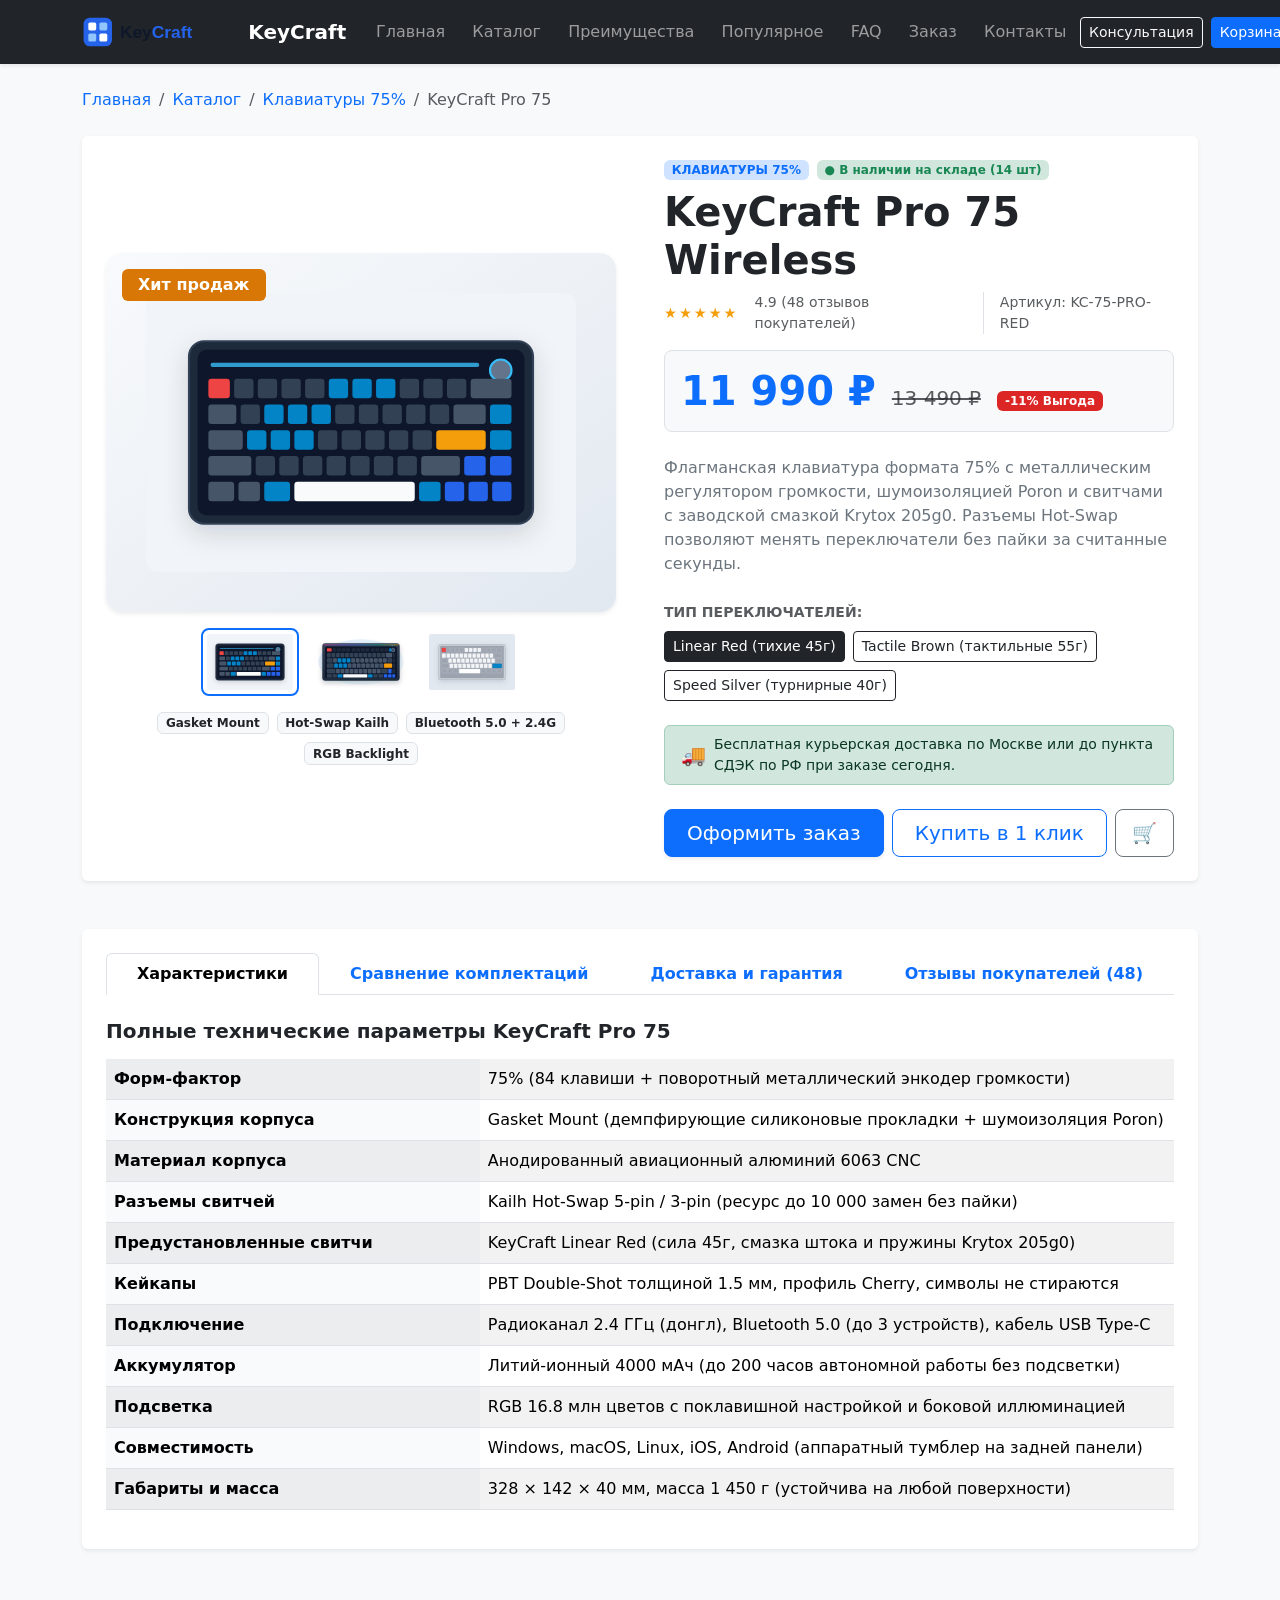
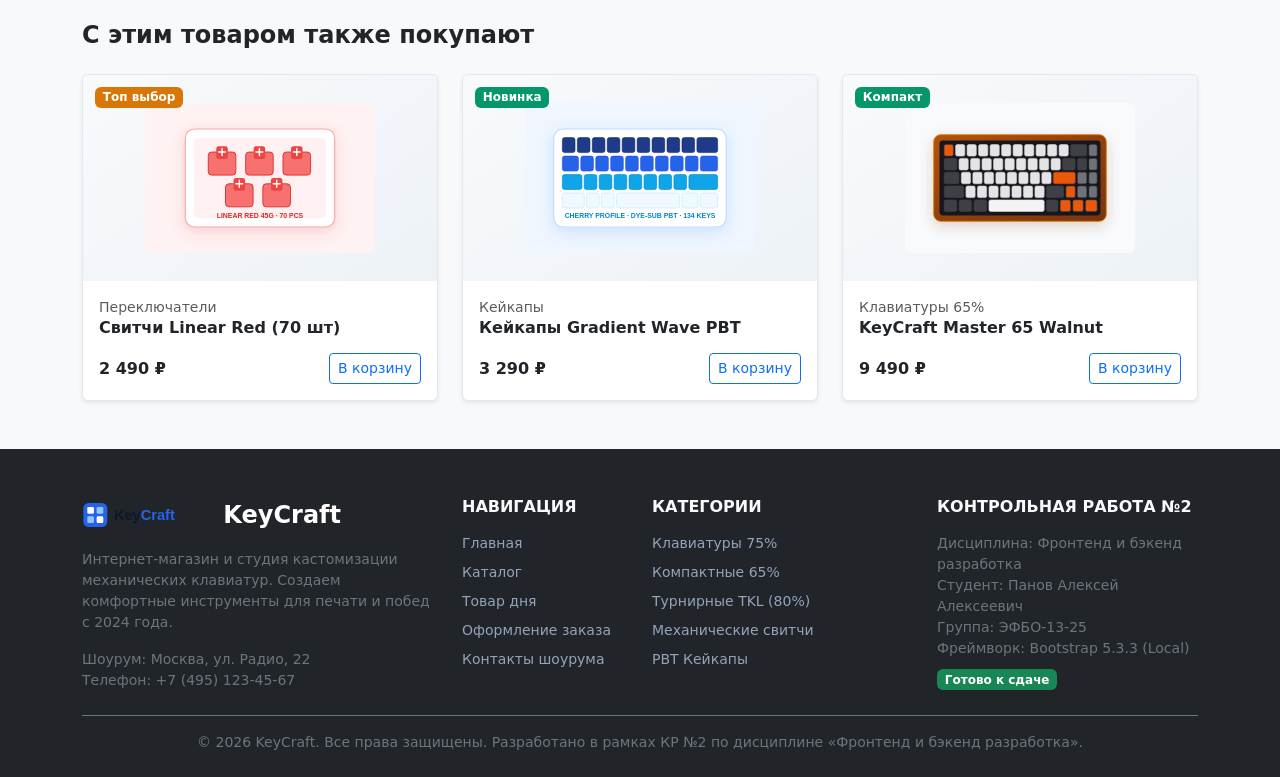
<file: product.html>
<!DOCTYPE html>
<html lang="ru">
<head>
  <meta charset="UTF-8">
  <meta name="viewport" content="width=device-width, initial-scale=1.0">
  <title>KeyCraft Pro 75 — Беспроводная механическая клавиатура | KeyCraft</title>
  <meta name="description" content="Флагманская механическая клавиатура KeyCraft Pro 75: горячая замена Hot-Swap, шумоизоляция Poron, алюминиевый корпус CNC.">

  <!-- Локальное подключение Bootstrap CSS -->
  <link rel="stylesheet" href="vendor/bootstrap/css/bootstrap.min.css">
  <!-- Пользовательские стили проекта поверх Bootstrap -->
  <link rel="stylesheet" href="css/custom.css">
</head>
<body class="bg-light d-flex flex-column min-vh-100">

  <!-- Навигационная панель (Navbar) -->
  <header class="sticky-top shadow-sm">
    <nav class="navbar navbar-expand-lg navbar-dark bg-dark py-2" aria-label="Основная навигация">
      <div class="container">
        <a class="navbar-brand d-flex align-items-center gap-2" href="index.html">
          <img src="images/logo.svg" alt="KeyCraft Логотип" class="navbar-brand-logo">
          <span class="fw-bold tracking-tight">KeyCraft</span>
        </a>

        <button class="navbar-toggler" type="button" data-bs-toggle="collapse" data-bs-target="#navbarMain" 
                aria-controls="navbarMain" aria-expanded="false" aria-label="Переключить навигацию">
          <span class="navbar-toggler-icon"></span>
        </button>

        <div class="collapse navbar-collapse" id="navbarMain">
          <ul class="navbar-nav me-auto mb-2 mb-lg-0">
            <li class="nav-item">
              <a class="nav-link" href="index.html">Главная</a>
            </li>
            <li class="nav-item">
              <a class="nav-link" href="catalog.html">Каталог</a>
            </li>
            <li class="nav-item">
              <a class="nav-link" href="index.html#advantages">Преимущества</a>
            </li>
            <li class="nav-item">
              <a class="nav-link" href="index.html#popular">Популярное</a>
            </li>
            <li class="nav-item">
              <a class="nav-link" href="index.html#faq">FAQ</a>
            </li>
            <li class="nav-item">
              <a class="nav-link" href="order.html">Заказ</a>
            </li>
            <li class="nav-item">
              <a class="nav-link" href="contacts.html">Контакты</a>
            </li>
          </ul>

          <div class="d-flex align-items-center gap-2">
            <button type="button" class="btn btn-outline-light btn-sm" data-bs-toggle="modal" data-bs-target="#quickOrderModal" data-bs-product="KeyCraft Pro 75">
              Консультация
            </button>
            <a href="order.html" class="btn btn-primary btn-sm d-flex align-items-center gap-1">
              <span>Корзина</span>
              <span class="badge bg-white text-primary rounded-pill">2</span>
            </a>
          </div>
        </div>
      </div>
    </nav>
  </header>

  <main class="flex-grow-1 py-4">
    <div class="container">

      <!-- Хлебные крошки (Breadcrumb) -->
      <nav aria-label="breadcrumb" class="mb-4">
        <ol class="breadcrumb">
          <li class="breadcrumb-item"><a href="index.html" class="text-decoration-none">Главная</a></li>
          <li class="breadcrumb-item"><a href="catalog.html" class="text-decoration-none">Каталог</a></li>
          <li class="breadcrumb-item"><a href="catalog.html" class="text-decoration-none">Клавиатуры 75%</a></li>
          <li class="breadcrumb-item active" aria-current="page">KeyCraft Pro 75</li>
        </ol>
      </nav>

      <!-- Детальная секция товара (Сетка Bootstrap: col-lg-6 + col-lg-6) -->
      <div class="card border-0 shadow-sm p-4 mb-5 bg-white">
        <div class="row g-5 align-items-center">

          <!-- Левая колонка: Галерея и бейджи -->
          <div class="col-12 col-lg-6">
            <div class="product-gallery-main shadow-sm mb-3">
              <span class="badge badge-hit position-absolute top-0 start-0 m-3 px-3 py-2 fs-6">
                Хит продаж
              </span>
              <img id="mainProductImage" src="images/product-1.svg" alt="Беспроводная клавиатура KeyCraft Pro 75" class="img-fluid">
            </div>

            <!-- Миниатюры для интерактивного переключения -->
            <div class="d-flex gap-2 justify-content-center">
              <button type="button" class="product-thumb-btn active" data-img-src="images/product-1.svg" aria-label="Вид спереди">
                <img src="images/product-1.svg" alt="Миниатюра 1">
              </button>
              <button type="button" class="product-thumb-btn" data-img-src="images/hero-keyboard.svg" aria-label="Ракурс под углом">
                <img src="images/hero-keyboard.svg" alt="Миниатюра 2">
              </button>
              <button type="button" class="product-thumb-btn" data-img-src="images/product-4.svg" aria-label="Вид в ретро гамме">
                <img src="images/product-4.svg" alt="Миниатюра 3">
              </button>
            </div>

            <div class="d-flex flex-wrap gap-2 justify-content-center mt-3">
              <span class="badge bg-light text-dark border">Gasket Mount</span>
              <span class="badge bg-light text-dark border">Hot-Swap Kailh</span>
              <span class="badge bg-light text-dark border">Bluetooth 5.0 + 2.4G</span>
              <span class="badge bg-light text-dark border">RGB Backlight</span>
            </div>
          </div>

          <!-- Правая колонка: Информация, параметры, кнопки -->
          <div class="col-12 col-lg-6">
            <div class="d-flex align-items-center gap-2 mb-2">
              <span class="badge bg-primary-subtle text-primary fw-bold text-uppercase">Клавиатуры 75%</span>
              <span class="badge bg-success-subtle text-success fw-semibold">● В наличии на складе (14 шт)</span>
            </div>

            <h1 class="display-6 fw-bold text-dark mb-2">KeyCraft Pro 75 Wireless</h1>

            <div class="d-flex align-items-center gap-3 mb-3">
              <div class="rating-stars">★★★★★</div>
              <span class="text-muted small">4.9 (48 отзывов покупателей)</span>
              <span class="text-muted small border-start ps-3">Артикул: KC-75-PRO-RED</span>
            </div>

            <!-- Блок цены с бейджем скидки -->
            <div class="d-flex align-items-baseline gap-3 mb-4 bg-light p-3 rounded-3 border">
              <span class="display-6 fw-bold text-primary mb-0">11 990 ₽</span>
              <span class="text-muted text-decoration-line-through fs-5">13 490 ₽</span>
              <span class="badge badge-discount px-2 py-1">-11% Выгода</span>
            </div>

            <p class="text-secondary mb-4">
              Флагманская клавиатура формата 75% с металлическим регулятором громкости, шумоизоляцией Poron и свитчами с заводской смазкой Krytox 205g0. Разъемы Hot-Swap позволяют менять переключатели без пайки за считанные секунды.
            </p>

            <!-- Выбор установленных переключателей -->
            <div class="mb-4">
              <label class="form-label fw-bold small text-uppercase text-muted">Тип переключателей:</label>
              <div class="d-flex flex-wrap gap-2">
                <input type="radio" class="btn-check" name="switch_type" id="sw-red" autocomplete="off" checked>
                <label class="btn btn-outline-dark btn-sm" for="sw-red">Linear Red (тихие 45г)</label>

                <input type="radio" class="btn-check" name="switch_type" id="sw-brown" autocomplete="off">
                <label class="btn btn-outline-dark btn-sm" for="sw-brown">Tactile Brown (тактильные 55г)</label>

                <input type="radio" class="btn-check" name="switch_type" id="sw-silver" autocomplete="off">
                <label class="btn btn-outline-dark btn-sm" for="sw-silver">Speed Silver (турнирные 40г)</label>
              </div>
            </div>

            <!-- Дополнительное оповещение (Alert) -->
            <div class="alert alert-success d-flex align-items-center py-2 px-3 small mb-4" role="alert">
              <div class="me-2 fs-5">🚚</div>
              <div>Бесплатная курьерская доставка по Москве или до пункта СДЭК по РФ при заказе сегодня.</div>
            </div>

            <!-- Кнопки действия (btn, modal trigger, toast) -->
            <div class="d-grid gap-2 d-md-flex">
              <a href="order.html" class="btn btn-primary btn-lg flex-md-fill shadow-sm">
                Оформить заказ
              </a>
              <button type="button" class="btn btn-outline-primary btn-lg flex-md-fill" data-bs-toggle="modal" data-bs-target="#quickOrderModal" data-bs-product="KeyCraft Pro 75">
                Купить в 1 клик
              </button>
              <button type="button" class="btn btn-outline-secondary btn-lg btn-add-to-cart" data-product-title="KeyCraft Pro 75" title="Добавить в корзину">
                🛒
              </button>
            </div>
          </div>

        </div>
      </div>

      <!-- Дополнительный компонент: Вкладки (Tabs) для подробной информации -->
      <div class="card border-0 shadow-sm p-4 mb-5 bg-white">
        <ul class="nav nav-tabs nav-fill mb-4" id="productTabs" role="tablist">
          <li class="nav-item" role="presentation">
            <button class="nav-link active fw-bold" id="specs-tab" data-bs-toggle="tab" data-bs-target="#specs-pane" type="button" role="tab" aria-controls="specs-pane" aria-selected="true">
              Характеристики
            </button>
          </li>
          <li class="nav-item" role="presentation">
            <button class="nav-link fw-bold" id="bundles-tab" data-bs-toggle="tab" data-bs-target="#bundles-pane" type="button" role="tab" aria-controls="bundles-pane" aria-selected="false">
              Сравнение комплектаций
            </button>
          </li>
          <li class="nav-item" role="presentation">
            <button class="nav-link fw-bold" id="delivery-tab" data-bs-toggle="tab" data-bs-target="#delivery-pane" type="button" role="tab" aria-controls="delivery-pane" aria-selected="false">
              Доставка и гарантия
            </button>
          </li>
          <li class="nav-item" role="presentation">
            <button class="nav-link fw-bold" id="reviews-tab" data-bs-toggle="tab" data-bs-target="#reviews-pane" type="button" role="tab" aria-controls="reviews-pane" aria-selected="false">
              Отзывы покупателей (48)
            </button>
          </li>
        </ul>

        <div class="tab-content" id="productTabsContent">

          <!-- Вкладка 1: Таблица спецификаций (table, table-striped, table-hover) -->
          <div class="tab-pane fade show active" id="specs-pane" role="tabpanel" aria-labelledby="specs-tab" tabindex="0">
            <h3 class="h5 fw-bold mb-3 text-dark">Полные технические параметры KeyCraft Pro 75</h3>
            <div class="table-responsive">
              <table class="table table-striped table-hover align-middle table-specs">
                <caption class="visually-hidden">Спецификация клавиатуры KeyCraft Pro 75</caption>
                <tbody>
                  <tr>
                    <th scope="row">Форм-фактор</th>
                    <td>75% (84 клавиши + поворотный металлический энкодер громкости)</td>
                  </tr>
                  <tr>
                    <th scope="row">Конструкция корпуса</th>
                    <td>Gasket Mount (демпфирующие силиконовые прокладки + шумоизоляция Poron)</td>
                  </tr>
                  <tr>
                    <th scope="row">Материал корпуса</th>
                    <td>Анодированный авиационный алюминий 6063 CNC</td>
                  </tr>
                  <tr>
                    <th scope="row">Разъемы свитчей</th>
                    <td>Kailh Hot-Swap 5-pin / 3-pin (ресурс до 10 000 замен без пайки)</td>
                  </tr>
                  <tr>
                    <th scope="row">Предустановленные свитчи</th>
                    <td>KeyCraft Linear Red (сила 45г, смазка штока и пружины Krytox 205g0)</td>
                  </tr>
                  <tr>
                    <th scope="row">Кейкапы</th>
                    <td>PBT Double-Shot толщиной 1.5 мм, профиль Cherry, символы не стираются</td>
                  </tr>
                  <tr>
                    <th scope="row">Подключение</th>
                    <td>Радиоканал 2.4 ГГц (донгл), Bluetooth 5.0 (до 3 устройств), кабель USB Type-C</td>
                  </tr>
                  <tr>
                    <th scope="row">Аккумулятор</th>
                    <td>Литий-ионный 4000 мАч (до 200 часов автономной работы без подсветки)</td>
                  </tr>
                  <tr>
                    <th scope="row">Подсветка</th>
                    <td>RGB 16.8 млн цветов с поклавишной настройкой и боковой иллюминацией</td>
                  </tr>
                  <tr>
                    <th scope="row">Совместимость</th>
                    <td>Windows, macOS, Linux, iOS, Android (аппаратный тумблер на задней панели)</td>
                  </tr>
                  <tr>
                    <th scope="row">Габариты и масса</th>
                    <td>328 × 142 × 40 мм, масса 1 450 г (устойчива на любой поверхности)</td>
                  </tr>
                </tbody>
              </table>
            </div>
          </div>

          <!-- Вкладка 2: Сравнительная таблица комплектаций -->
          <div class="tab-pane fade" id="bundles-pane" role="tabpanel" aria-labelledby="bundles-tab" tabindex="0">
            <h3 class="h5 fw-bold mb-3 text-dark">Сравнение вариантов комплектации</h3>
            <div class="table-responsive">
              <table class="table table-bordered table-hover align-middle text-center">
                <thead class="table-light">
                  <tr>
                    <th scope="col" class="text-start">Опции и компоненты</th>
                    <th scope="col" style="width: 25%;">Базовая (Classic)</th>
                    <th scope="col" class="table-primary" style="width: 25%;">Расширенная (Pro) ★</th>
                    <th scope="col" style="width: 25%;">Кастом (Ultimate)</th>
                  </tr>
                </thead>
                <tbody>
                  <tr>
                    <th scope="row" class="text-start">Клавиатура в сборе</th>
                    <td><span class="text-success fw-bold">✓</span> Да</td>
                    <td class="table-primary"><span class="text-success fw-bold">✓</span> Да</td>
                    <td><span class="text-success fw-bold">✓</span> Да</td>
                  </tr>
                  <tr>
                    <th scope="row" class="text-start">Заводская смазка свитчей Krytox</th>
                    <td>—</td>
                    <td class="table-primary"><span class="text-success fw-bold">✓</span> Да</td>
                    <td><span class="text-success fw-bold">✓</span> Индивидуальная ручная</td>
                  </tr>
                  <tr>
                    <th scope="row" class="text-start">Шумоизоляция Poron</th>
                    <td>Нижний слой</td>
                    <td class="table-primary">Двойной сэндвич Poron + IXPE</td>
                    <td>Тройной слой + Tape-mod</td>
                  </tr>
                  <tr>
                    <th scope="row" class="text-start">Кабель в комплекте</th>
                    <td>Стандартный PVC</td>
                    <td class="table-primary">Плетеный витой Type-C</td>
                    <td>Авиатор-кабель Custom Coiled</td>
                  </tr>
                  <tr>
                    <th scope="row" class="text-start">Дополнительный набор кейкапов</th>
                    <td>—</td>
                    <td class="table-primary">Акцентные Enter + Esc</td>
                    <td>Полный сменный набор PBT</td>
                  </tr>
                  <tr class="fw-bold">
                    <th scope="row" class="text-start">Итоговая стоимость</th>
                    <td>9 990 ₽</td>
                    <td class="table-primary text-primary fs-5">11 990 ₽</td>
                    <td>15 490 ₽</td>
                  </tr>
                </tbody>
              </table>
            </div>
          </div>

          <!-- Вкладка 3: Доставка и гарантия -->
          <div class="tab-pane fade" id="delivery-pane" role="tabpanel" aria-labelledby="delivery-tab" tabindex="0">
            <h3 class="h5 fw-bold mb-3 text-dark">Условия отправки и гарантийного обслуживания</h3>
            <div class="row g-4">
              <div class="col-md-6">
                <div class="border rounded-3 p-3 h-100">
                  <h4 class="h6 fw-bold text-primary mb-2">Способы доставки</h4>
                  <ul class="text-secondary small mb-0 ps-3">
                    <li class="mb-2"><strong>Самовывоз из шоурума:</strong> Бесплатно (Москва, ул. Радио, 22, м. Бауманская).</li>
                    <li class="mb-2"><strong>Яндекс Доставка:</strong> Доставка курьером в течение 3 часов по Москве — 450 ₽ (от 10 000 ₽ — бесплатно).</li>
                    <li><strong>СДЭК по России:</strong> В пункт выдачи за 2–4 дня — от 250 ₽ (при заказе от 5 000 ₽ — бесплатно).</li>
                  </ul>
                </div>
              </div>
              <div class="col-md-6">
                <div class="border rounded-3 p-3 h-100">
                  <h4 class="h6 fw-bold text-primary mb-2">Гарантия и возврат</h4>
                  <ul class="text-secondary small mb-0 ps-3">
                    <li class="mb-2"><strong>Официальная гарантия 24 месяца:</strong> Бесплатный ремонт платы, замена контроллеров и сокетов.</li>
                    <li class="mb-2"><strong>14 дней на тестирование:</strong> Если вам не подойдет эргономика или звук, вернем деньги без вопросов.</li>
                    <li><strong>Сервисная мастерская:</strong> Доступна замена свитчей, моддинг стабилизаторов и чистка клавиатур.</li>
                  </ul>
                </div>
              </div>
            </div>
          </div>

          <!-- Вкладка 4: Отзывы -->
          <div class="tab-pane fade" id="reviews-pane" role="tabpanel" aria-labelledby="reviews-tab" tabindex="0">
            <div class="d-flex justify-content-between align-items-center mb-4">
              <div>
                <h3 class="h5 fw-bold text-dark mb-0">Отзывы покупателей KeyCraft Pro 75</h3>
                <span class="text-muted small">Средний рейтинг 4.9 из 5 на основе 48 подтвержденных покупок</span>
              </div>
              <button type="button" class="btn btn-outline-primary btn-sm" data-bs-toggle="modal" data-bs-target="#quickOrderModal" data-bs-product="Отзыв на KeyCraft Pro 75">
                Оставить отзыв
              </button>
            </div>

            <div class="vstack gap-3">
              <div class="border rounded-3 p-3">
                <div class="d-flex justify-content-between align-items-center mb-2">
                  <div class="d-flex align-items-center gap-2">
                    <strong class="text-dark">Артем В.</strong>
                    <span class="badge bg-success-subtle text-success small">Купил товар</span>
                  </div>
                  <div class="rating-stars">★★★★★</div>
                </div>
                <p class="text-secondary small mb-1">
                  «Перешел на Pro 75 с мембранки — небо и земля! Тяжелый алюминиевый корпус не скользит по столу, регулятор громкости крутится с приятными тактильными кликами. Звук тайпинга бархатистый.»
                </p>
                <span class="text-muted" style="font-size: 0.75rem;">12 октября 2026 г.</span>
              </div>

              <div class="border rounded-3 p-3">
                <div class="d-flex justify-content-between align-items-center mb-2">
                  <div class="d-flex align-items-center gap-2">
                    <strong class="text-dark">Екатерина М.</strong>
                    <span class="badge bg-success-subtle text-success small">Купил товар</span>
                  </div>
                  <div class="rating-stars">★★★★★</div>
                </div>
                <p class="text-secondary small mb-1">
                  «Очень удобно переключаться между рабочим Mac и домашним игровым ПК по радиоканалу и Bluetooth. Батарею заряжаю примерно раз в месяц.»
                </p>
                <span class="text-muted" style="font-size: 0.75rem;">5 октября 2026 г.</span>
              </div>
            </div>
          </div>

        </div>
      </div>

      <!-- Блок сопутствующих товаров (Сетка Bootstrap card) -->
      <section class="py-4">
        <h2 class="h4 fw-bold text-dark mb-4">С этим товаром также покупают</h2>
        <div class="row row-cols-1 row-cols-md-3 g-4">

          <div class="col">
            <div class="card h-100 card-product shadow-sm">
              <div class="product-img-box">
                <span class="badge badge-hit product-badge-overlay">Топ выбор</span>
                <img src="images/product-5.svg" alt="Свитчи Linear Red" class="img-fluid">
              </div>
              <div class="card-body d-flex flex-column">
                <span class="text-muted small">Переключатели</span>
                <h3 class="h6 card-title fw-bold">
                  <a href="product.html" class="text-dark text-decoration-none">Свитчи Linear Red (70 шт)</a>
                </h3>
                <div class="mt-auto pt-2 d-flex justify-content-between align-items-center">
                  <span class="fw-bold text-dark">2 490 ₽</span>
                  <button type="button" class="btn btn-outline-primary btn-sm" data-bs-toggle="modal" data-bs-target="#quickOrderModal" data-bs-product="Свитчи Linear Red (70 шт)">
                    В корзину
                  </button>
                </div>
              </div>
            </div>
          </div>

          <div class="col">
            <div class="card h-100 card-product shadow-sm">
              <div class="product-img-box">
                <span class="badge badge-new product-badge-overlay">Новинка</span>
                <img src="images/product-6.svg" alt="Кейкапы Gradient Wave" class="img-fluid">
              </div>
              <div class="card-body d-flex flex-column">
                <span class="text-muted small">Кейкапы</span>
                <h3 class="h6 card-title fw-bold">
                  <a href="product.html" class="text-dark text-decoration-none">Кейкапы Gradient Wave PBT</a>
                </h3>
                <div class="mt-auto pt-2 d-flex justify-content-between align-items-center">
                  <span class="fw-bold text-dark">3 290 ₽</span>
                  <button type="button" class="btn btn-outline-primary btn-sm" data-bs-toggle="modal" data-bs-target="#quickOrderModal" data-bs-product="Кейкапы Gradient Wave PBT">
                    В корзину
                  </button>
                </div>
              </div>
            </div>
          </div>

          <div class="col">
            <div class="card h-100 card-product shadow-sm">
              <div class="product-img-box">
                <span class="badge badge-new product-badge-overlay">Компакт</span>
                <img src="images/product-2.svg" alt="Клавиатура KeyCraft Master 65" class="img-fluid">
              </div>
              <div class="card-body d-flex flex-column">
                <span class="text-muted small">Клавиатуры 65%</span>
                <h3 class="h6 card-title fw-bold">
                  <a href="product.html" class="text-dark text-decoration-none">KeyCraft Master 65 Walnut</a>
                </h3>
                <div class="mt-auto pt-2 d-flex justify-content-between align-items-center">
                  <span class="fw-bold text-dark">9 490 ₽</span>
                  <button type="button" class="btn btn-outline-primary btn-sm" data-bs-toggle="modal" data-bs-target="#quickOrderModal" data-bs-product="KeyCraft Master 65">
                    В корзину
                  </button>
                </div>
              </div>
            </div>
          </div>

        </div>
      </section>

    </div>
  </main>

  <!-- Модальное окно «Быстрый заказ» -->
  <div class="modal fade" id="quickOrderModal" tabindex="-1" aria-labelledby="quickOrderModalLabel" aria-hidden="true">
    <div class="modal-dialog modal-dialog-centered">
      <div class="modal-content">
        <div class="modal-header bg-dark text-white">
          <h2 class="modal-title h5" id="quickOrderModalLabel">Оформление заявки в 1 клик</h2>
          <button type="button" class="btn-close btn-close-white" data-bs-dismiss="modal" aria-label="Закрыть"></button>
        </div>
        <form action="order.html" method="post">
          <div class="modal-body">
            <p class="text-muted small mb-3">Оставьте контактные данные, и специалист KeyCraft перезвонит вам для подтверждения заказа.</p>

            <div class="mb-3">
              <label for="modalUserName" class="form-label">Ваше имя <span class="text-danger">*</span></label>
              <input type="text" class="form-control" id="modalUserName" name="user_name" placeholder="Алексей Панов" required>
            </div>

            <div class="mb-3">
              <label for="modalUserPhone" class="form-label">Телефон <span class="text-danger">*</span></label>
              <div class="input-group">
                <span class="input-group-text">+7</span>
                <input type="tel" class="form-control" id="modalUserPhone" name="user_phone" placeholder="(999) 123-45-67" required>
              </div>
            </div>

            <div class="mb-3">
              <label for="modalUserEmail" class="form-label">Электронная почта <span class="text-danger">*</span></label>
              <input type="email" class="form-control" id="modalUserEmail" name="user_email" placeholder="example@keycraft.ru" required>
            </div>

            <div class="mb-3">
              <label for="modalProductChoice" class="form-label">Выбранный товар <span class="text-danger">*</span></label>
              <select class="form-select" id="modalProductChoice" name="product_choice" required>
                <option value="KeyCraft Pro 75" selected>KeyCraft Pro 75 (11 990 ₽)</option>
                <option value="KeyCraft Master 65">KeyCraft Master 65 (9 490 ₽)</option>
                <option value="KeyCraft Ultra TKL">KeyCraft Ultra TKL (9 340 ₽)</option>
                <option value="KeyCraft Retro Classic">KeyCraft Retro Classic (8 790 ₽)</option>
                <option value="Свитчи Linear Red (70 шт)">Свитчи Linear Red 70 шт (2 490 ₽)</option>
                <option value="Кейкапы Gradient Wave PBT">Кейкапы Gradient Wave PBT (3 290 ₽)</option>
              </select>
            </div>

            <div class="mb-3">
              <label for="modalComment" class="form-label">Комментарий к заказу</label>
              <textarea class="form-control" id="modalComment" name="comment" rows="2" placeholder="Укажите желаемые свитчи или вопросы"></textarea>
            </div>

            <div class="form-check">
              <input class="form-check-input" type="checkbox" value="yes" id="modalConsent" name="consent" required checked>
              <label class="form-check-label small text-secondary" for="modalConsent">
                Я даю согласие на обработку персональных данных в соответствии с политикой конфиденциальности <span class="text-danger">*</span>
              </label>
            </div>
          </div>
          <div class="modal-footer">
            <button type="button" class="btn btn-secondary" data-bs-dismiss="modal">Отмена</button>
            <button type="submit" class="btn btn-primary">Подтвердить заявку</button>
          </div>
        </form>
      </div>
    </div>
  </div>

  <!-- Всплывающее уведомление (Toast) -->
  <div class="toast-container position-fixed bottom-0 end-0 p-3" style="z-index: 1080;">
    <div id="notificationToast" class="toast align-items-center text-bg-primary border-0 shadow-lg" role="alert" aria-live="assertive" aria-atomic="true">
      <div class="d-flex">
        <div class="toast-body fs-6">
          Уведомление KeyCraft: Товар добавлен в корзину!
        </div>
        <button type="button" class="btn-close btn-close-white me-2 m-auto" data-bs-dismiss="toast" aria-label="Закрыть"></button>
      </div>
    </div>
  </div>

  <!-- Подвал сайта -->
  <footer class="bg-dark text-white pt-5 pb-4 mt-auto">
    <div class="container">
      <div class="row g-4 mb-4">
        <div class="col-12 col-md-4">
          <div class="d-flex align-items-center gap-2 mb-3">
            <img src="images/logo.svg" alt="KeyCraft" height="32">
            <span class="fs-4 fw-bold">KeyCraft</span>
          </div>
          <p class="text-secondary small">
            Интернет-магазин и студия кастомизации механических клавиатур. Создаем комфортные инструменты для печати и побед с 2024 года.
          </p>
          <div class="small text-secondary">
            Шоурум: Москва, ул. Радио, 22<br>
            Телефон: +7 (495) 123-45-67
          </div>
        </div>

        <div class="col-6 col-md-2">
          <h4 class="h6 fw-bold text-uppercase text-light mb-3">Навигация</h4>
          <ul class="list-unstyled small d-flex flex-column gap-2 mb-0">
            <li><a href="index.html" class="footer-link">Главная</a></li>
            <li><a href="catalog.html" class="footer-link">Каталог</a></li>
            <li><a href="product.html" class="footer-link">Товар дня</a></li>
            <li><a href="order.html" class="footer-link">Оформление заказа</a></li>
            <li><a href="contacts.html" class="footer-link">Контакты шоурума</a></li>
          </ul>
        </div>

        <div class="col-6 col-md-3">
          <h4 class="h6 fw-bold text-uppercase text-light mb-3">Категории</h4>
          <ul class="list-unstyled small d-flex flex-column gap-2 mb-0">
            <li><a href="catalog.html" class="footer-link">Клавиатуры 75%</a></li>
            <li><a href="catalog.html" class="footer-link">Компактные 65%</a></li>
            <li><a href="catalog.html" class="footer-link">Турнирные TKL (80%)</a></li>
            <li><a href="catalog.html" class="footer-link">Механические свитчи</a></li>
            <li><a href="catalog.html" class="footer-link">PBT Кейкапы</a></li>
          </ul>
        </div>

        <div class="col-12 col-md-3">
          <h4 class="h6 fw-bold text-uppercase text-light mb-3">Контрольная работа №2</h4>
          <p class="small text-secondary mb-2">
            Дисциплина: Фронтенд и бэкенд разработка<br>
            Студент: Панов Алексей Алексеевич<br>
            Группа: ЭФБО-13-25<br>
            Фреймворк: Bootstrap 5.3.3 (Local)
          </p>
          <span class="badge bg-success">Готово к сдаче</span>
        </div>
      </div>

      <div class="border-top border-secondary pt-3 text-center text-secondary small">
        &copy; 2026 KeyCraft. Все права защищены. Разработано в рамках КР №2 по дисциплине «Фронтенд и бэкенд разработка».
      </div>
    </div>
  </footer>

  <script src="vendor/bootstrap/js/bootstrap.bundle.min.js"></script>
  <script src="js/main.js"></script>
</body>
</html>
</file>
<file: css/custom.css>
/* ==========================================================================
   custom.css — Пользовательские стили проекта KeyCraft
   Подключается строго после Bootstrap (vendor/bootstrap/css/bootstrap.min.css)
   Не дублирует Bootstrap, а дополняет его фирменным стилем и эффектами.
   ========================================================================== */

/* 1. Фирменные переменные и базовые акценты проекта */
:root {
  --kc-brand-primary: #0057b8;
  --kc-brand-dark: #0f172a;
  --kc-bg-surface-subtle: #f8fafc;
  --kc-card-border: #e2e8f0;
  --kc-badge-hit: #d97706;
  --kc-badge-new: #059669;
  --kc-badge-discount: #dc2626;
  --kc-transition-base: 0.25s ease-in-out;
}

/* 2. Навигация и шапка */
.navbar-brand-logo {
  height: 38px;
  width: auto;
  transition: transform var(--kc-transition-base);
}

.navbar-brand:hover .navbar-brand-logo {
  transform: rotate(-6deg) scale(1.05);
}

.navbar .nav-link {
  font-weight: 500;
  padding-left: 0.85rem !important;
  padding-right: 0.85rem !important;
  transition: color var(--kc-transition-base);
}

/* 3. Hero-блок (первый экран) */
.hero-banner {
  background: radial-gradient(circle at 10% 20%, #f8fafc 0%, #e2e8f0 100%);
  border-bottom: 1px solid #cbd5e1;
  position: relative;
  overflow: hidden;
}

.hero-banner::after {
  content: "";
  position: absolute;
  top: -50%;
  right: -10%;
  width: 500px;
  height: 500px;
  background: radial-gradient(circle, rgba(13, 110, 253, 0.08) 0%, rgba(255, 255, 255, 0) 70%);
  pointer-events: none;
}

.hero-img {
  max-width: 100%;
  height: auto;
  filter: drop-shadow(0 15px 25px rgba(15, 23, 42, 0.15));
  transition: transform 0.4s ease;
}

.hero-img:hover {
  transform: translateY(-6px) scale(1.02);
}

/* 4. Карточки товаров и hover-эффекты */
.card-product {
  transition: transform var(--kc-transition-base), box-shadow var(--kc-transition-base), border-color var(--kc-transition-base);
  border-color: var(--kc-card-border);
}

.card-product:hover {
  transform: translateY(-5px);
  box-shadow: 0 12px 28px rgba(15, 23, 42, 0.1) !important;
  border-color: #94a3b8;
}

.product-img-box {
  background: linear-gradient(145deg, #f8fafc 0%, #edf2f7 100%);
  border-top-left-radius: var(--bs-card-inner-border-radius);
  border-top-right-radius: var(--bs-card-inner-border-radius);
  padding: 1.75rem 1rem;
  display: flex;
  align-items: center;
  justify-content: center;
  min-height: 200px;
  position: relative;
  overflow: hidden;
}

.product-img-box img {
  max-height: 150px;
  width: auto;
  object-fit: contain;
  transition: transform 0.35s ease;
}

.card-product:hover .product-img-box img {
  transform: scale(1.06);
}

/* Бейджи поверх изображения карточки */
.product-badge-overlay {
  position: absolute;
  top: 0.75rem;
  left: 0.75rem;
  z-index: 2;
}

/* 5. Фирменные цвета бейджей */
.badge-hit {
  background-color: var(--kc-badge-hit) !important;
  color: #ffffff !important;
}

.badge-new {
  background-color: var(--kc-badge-new) !important;
  color: #ffffff !important;
}

.badge-discount {
  background-color: var(--kc-badge-discount) !important;
  color: #ffffff !important;
}

/* 6. Рейтинг (звезды) */
.rating-stars {
  color: #f59e0b;
  font-size: 0.9rem;
  letter-spacing: 2px;
}

/* 7. Детальная страница товара */
.product-gallery-main {
  background: linear-gradient(145deg, #f8fafc 0%, #e2e8f0 100%);
  border-radius: 1rem;
  padding: 2.5rem;
  display: flex;
  align-items: center;
  justify-content: center;
  position: relative;
}

.product-gallery-main img {
  max-height: 320px;
  width: 100%;
  object-fit: contain;
}

.product-thumb-btn {
  border: 2px solid transparent;
  border-radius: 0.5rem;
  padding: 0.25rem;
  background: #ffffff;
  transition: border-color var(--kc-transition-base);
}

.product-thumb-btn:hover,
.product-thumb-btn.active {
  border-color: var(--bs-primary);
}

.product-thumb-btn img {
  height: 56px;
  width: auto;
  object-fit: contain;
}

/* 8. Таблицы спецификаций */
.table-specs th {
  background-color: #f8fafc;
  width: 35%;
  font-weight: 600;
}

/* 9. Преимущества и иконки */
.feature-icon-wrapper {
  width: 64px;
  height: 64px;
  background-color: rgba(13, 110, 253, 0.08);
  border-radius: 50%;
  display: inline-flex;
  align-items: center;
  justify-content: center;
  margin-bottom: 1rem;
  transition: transform var(--kc-transition-base), background-color var(--kc-transition-base);
}

.card:hover .feature-icon-wrapper {
  transform: scale(1.1);
  background-color: rgba(13, 110, 253, 0.16);
}

.feature-icon-wrapper img {
  width: 32px;
  height: 32px;
}

/* 10. Боковая панель оформления заказа */
.order-summary-card {
  border-top: 4px solid var(--bs-primary);
}

/* 11. Подвал сайта */
.footer-link {
  color: #94a3b8;
  text-decoration: none;
  transition: color var(--kc-transition-base);
}

.footer-link:hover {
  color: #ffffff;
  text-decoration: underline;
}

/* 12. Плавная прокрутка */
html {
  scroll-behavior: smooth;
}
</file>
